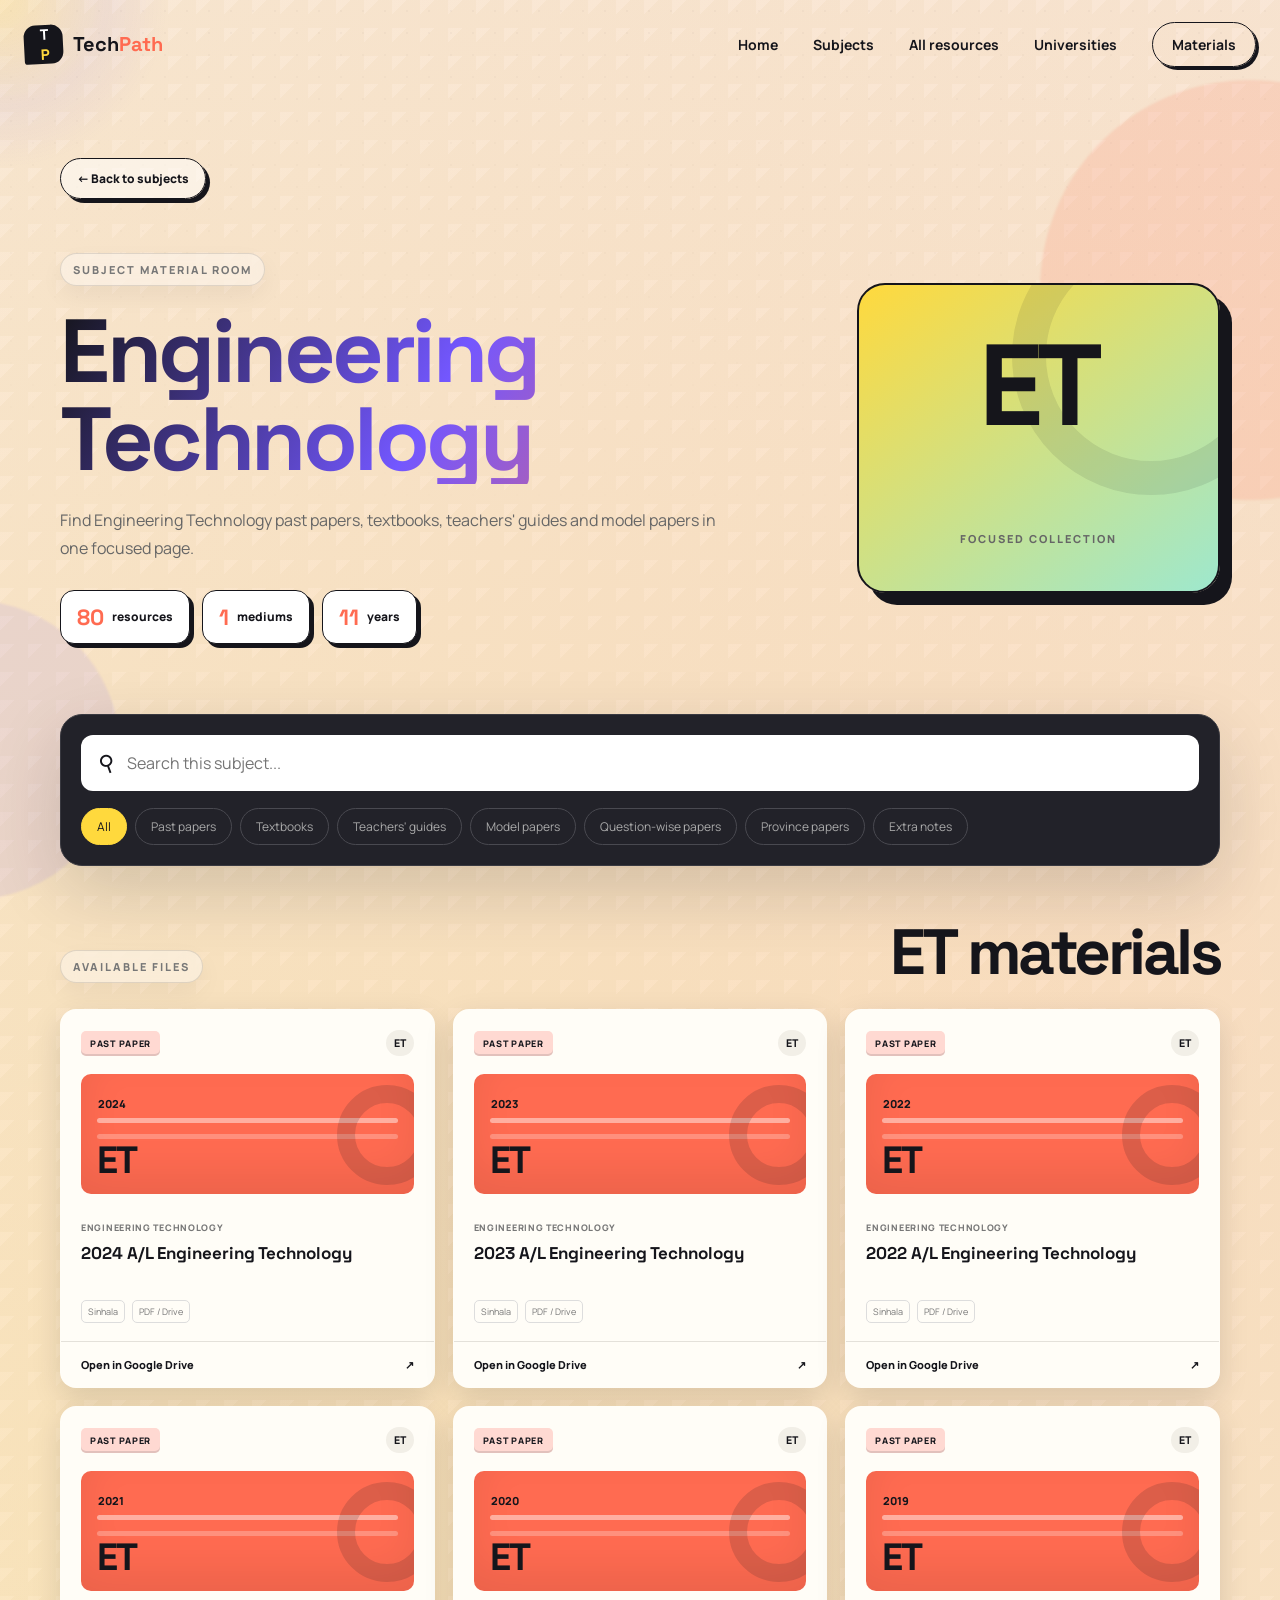
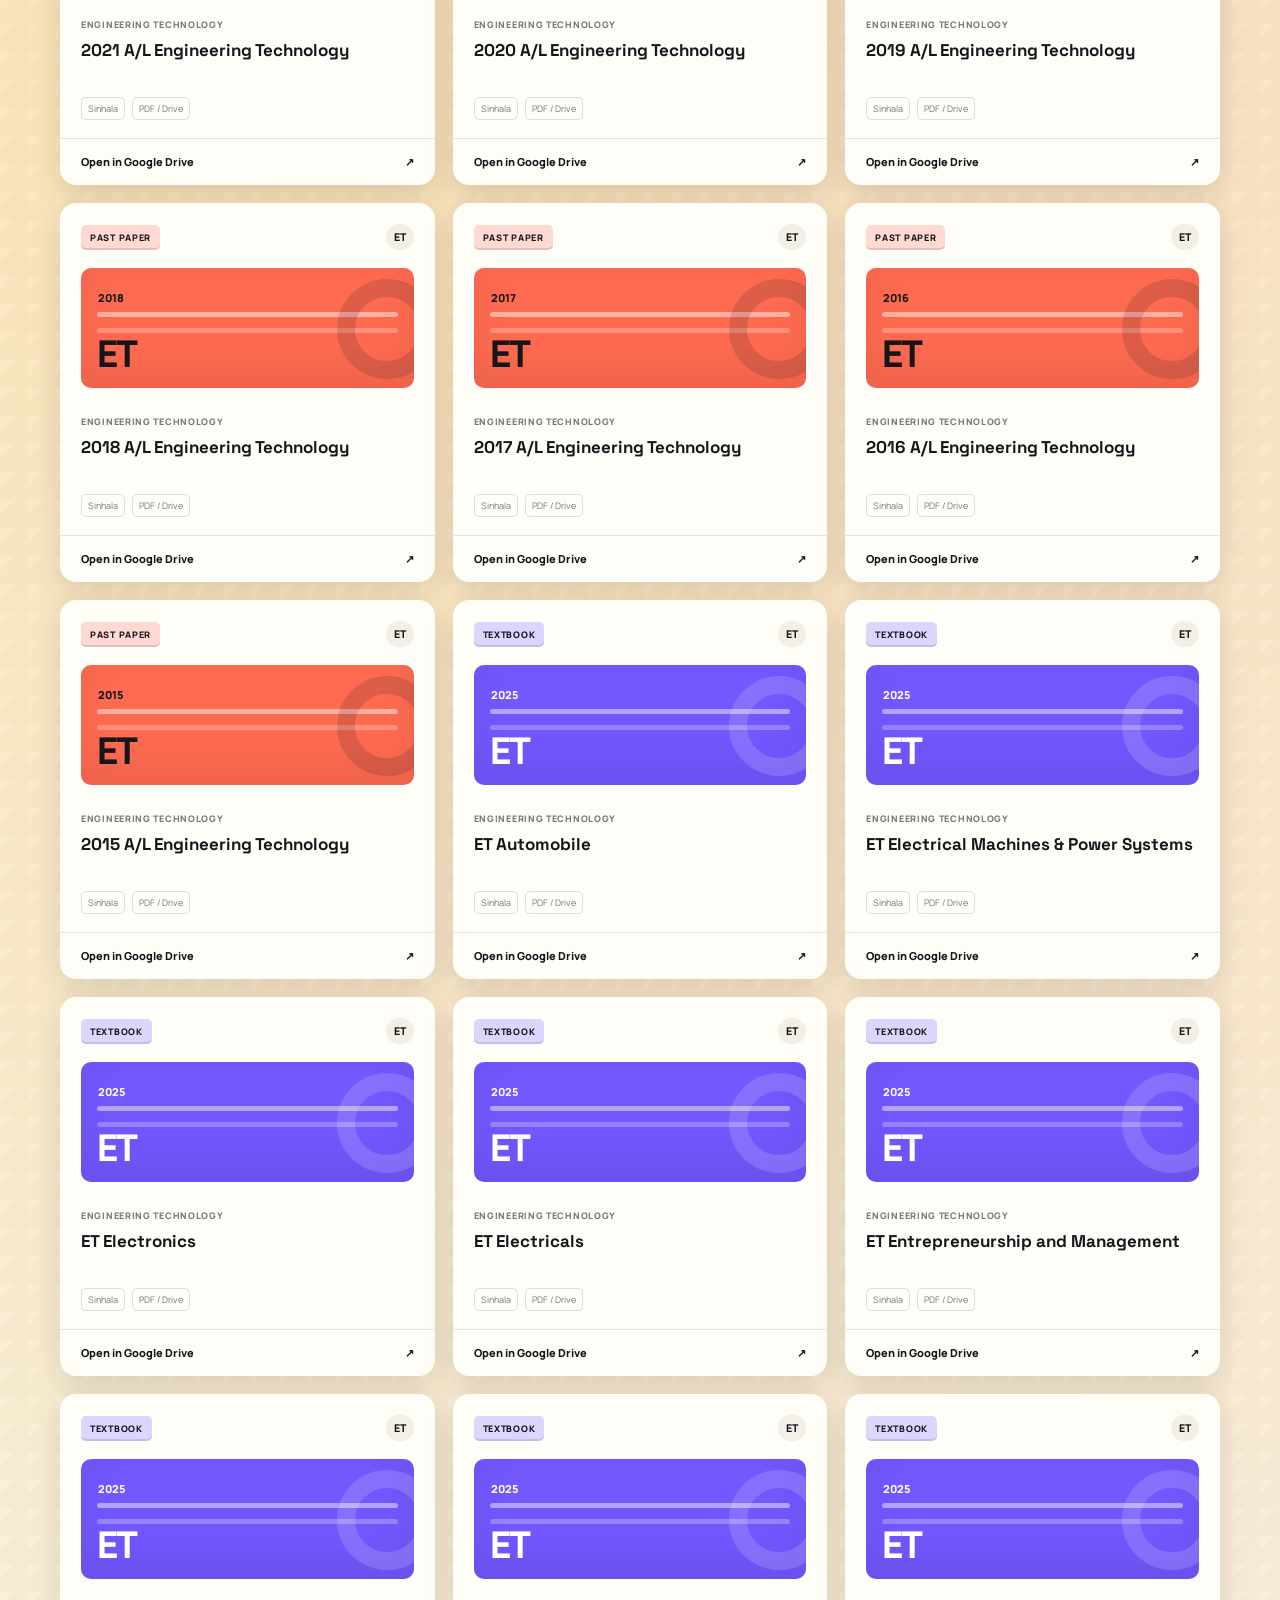
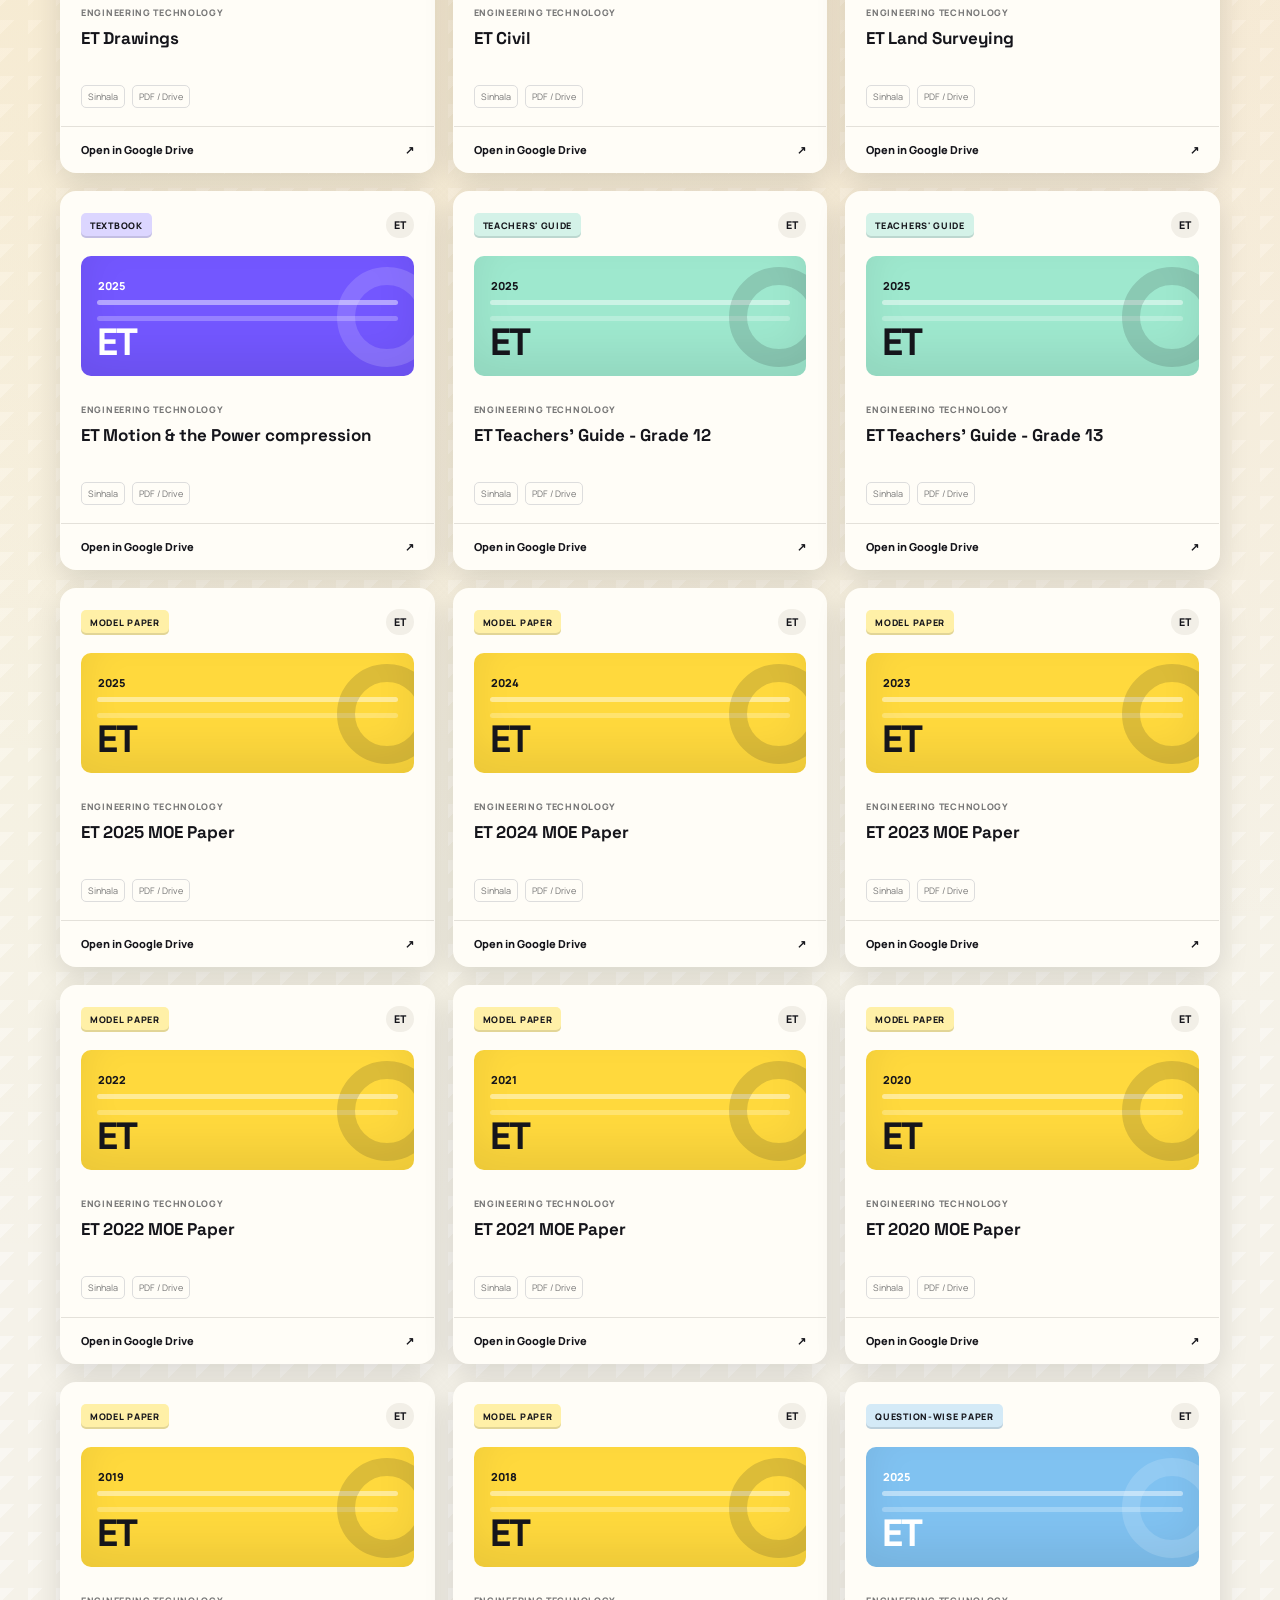
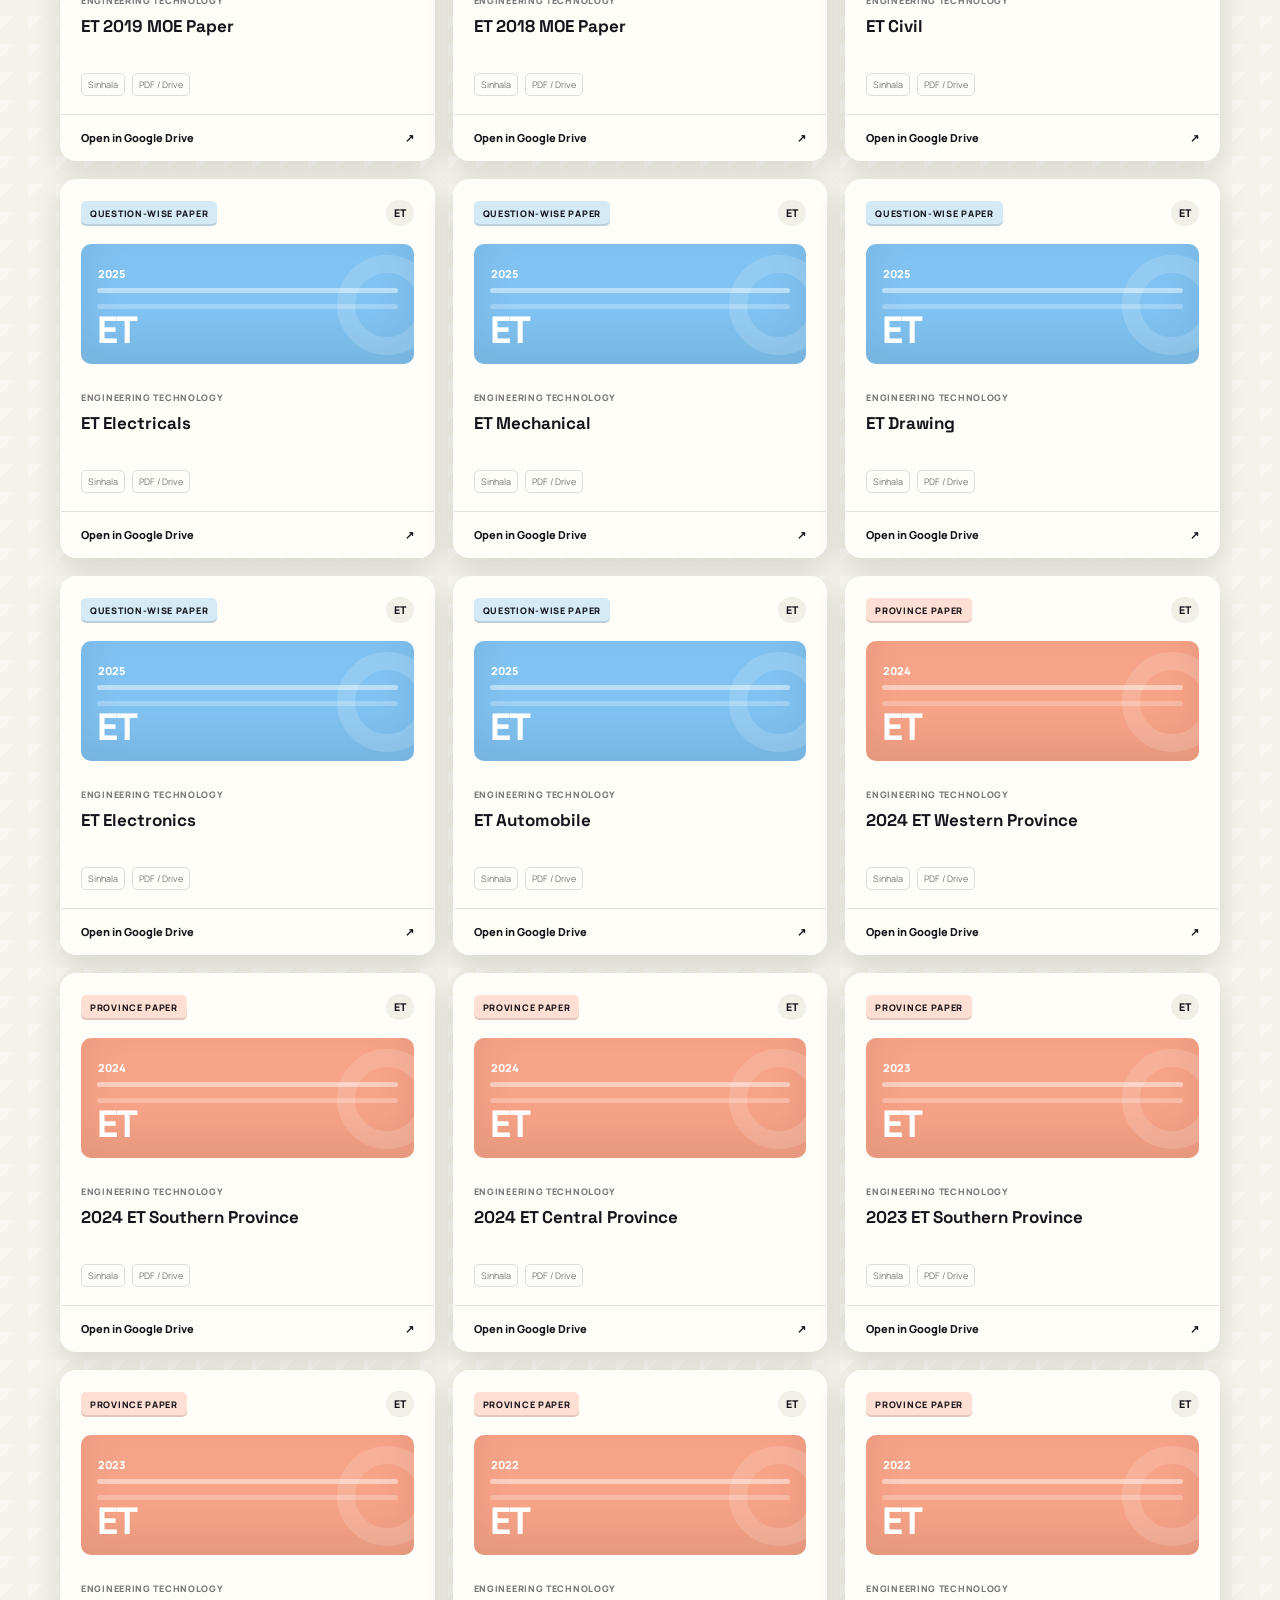
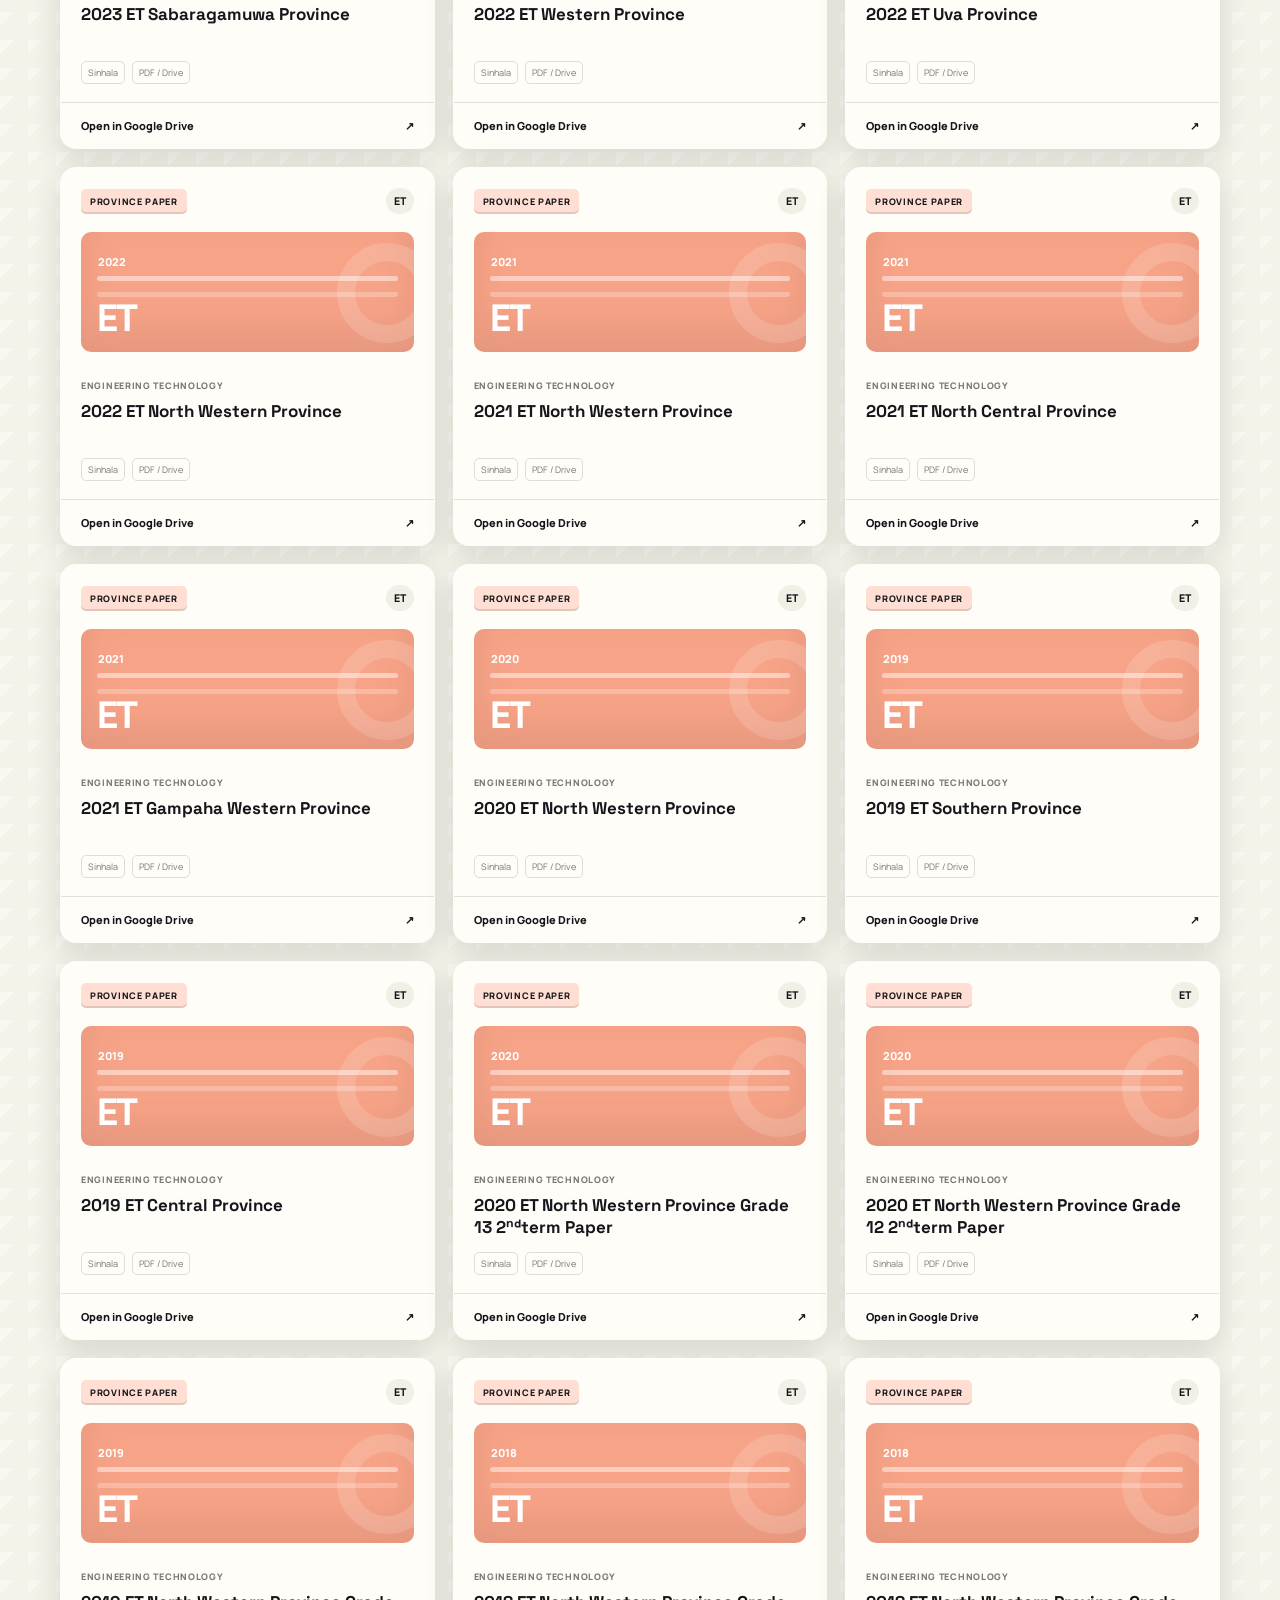
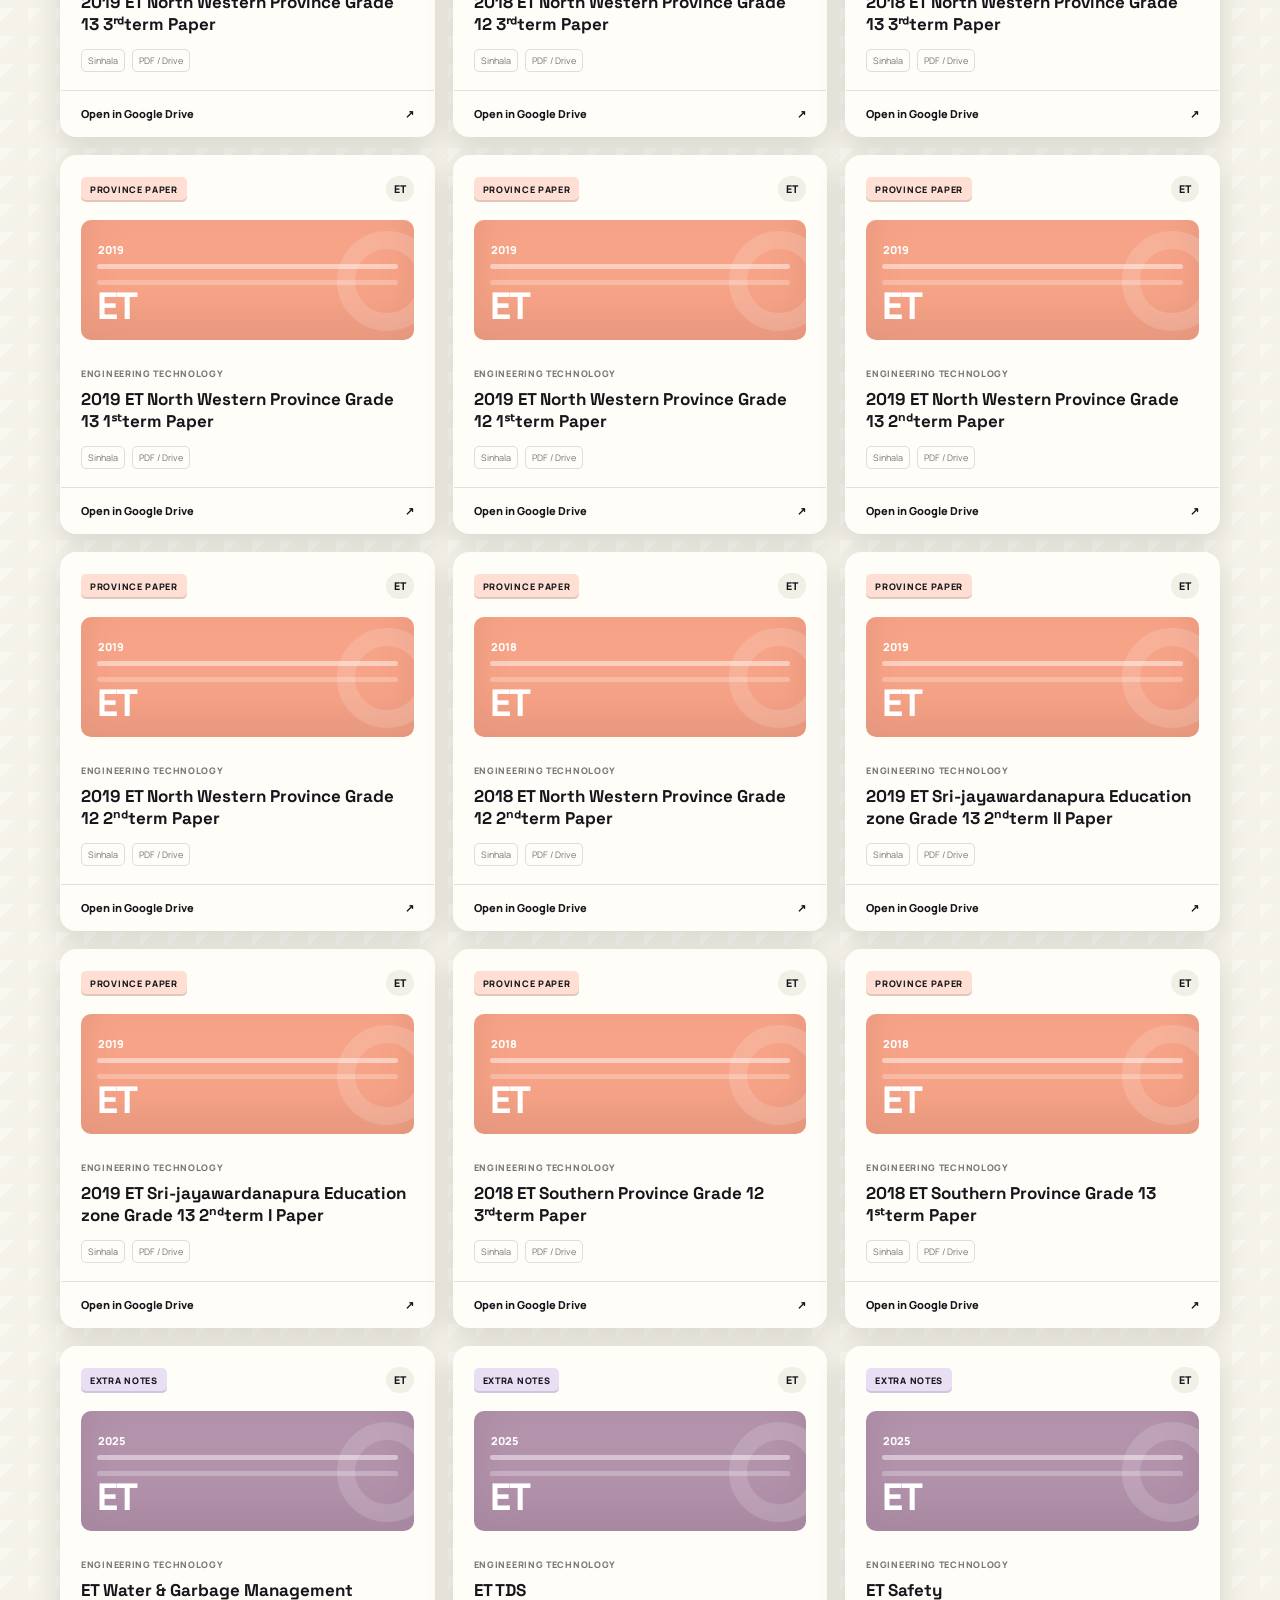
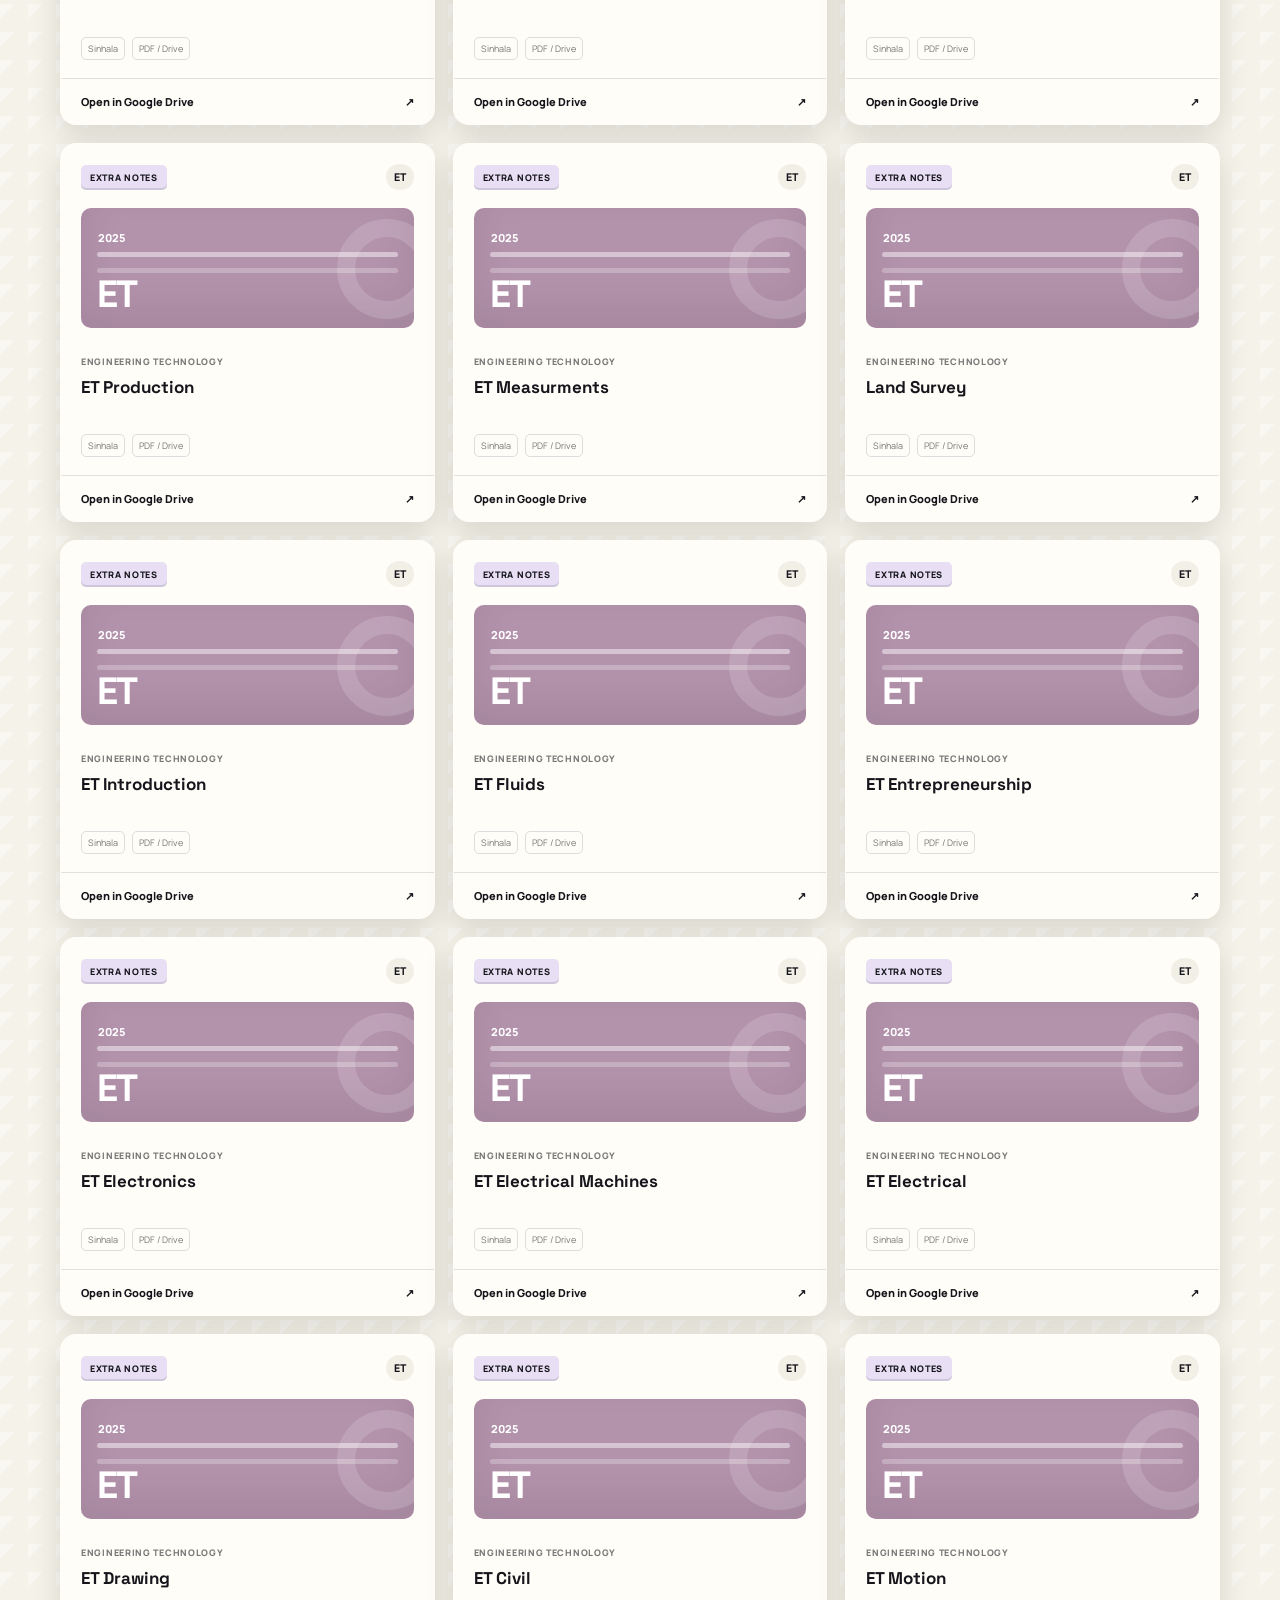
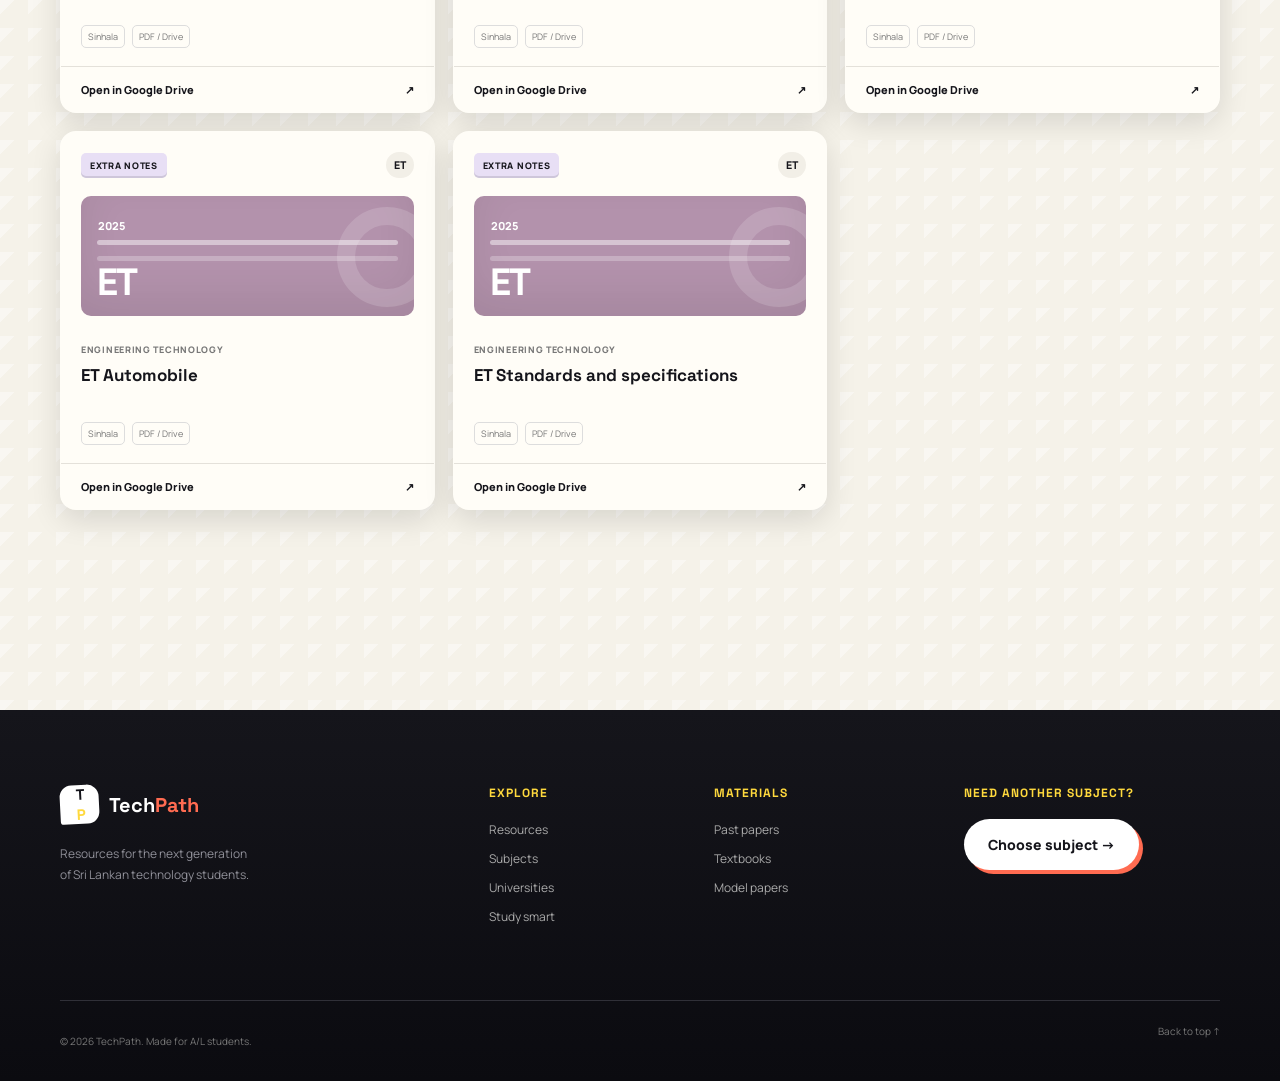
<file: subject.html>
<!DOCTYPE html>
<html lang="en">
<head>
  <meta charset="UTF-8">
  <meta name="viewport" content="width=device-width, initial-scale=1.0">
  <meta name="description" content="Subject related A/L Technology study materials.">
  <title>Subject Materials | TechPath</title>
  <link rel="preconnect" href="https://fonts.googleapis.com">
  <link rel="preconnect" href="https://fonts.gstatic.com" crossorigin>
  <link href="https://fonts.googleapis.com/css2?family=Manrope:wght@400;500;600;700;800&family=Space+Grotesk:wght@500;600;700&display=swap" rel="stylesheet">
  <link rel="stylesheet" href="styles.css">
</head>
<body class="subject-page">
  <div class="scroll-progress" aria-hidden="true"></div>
  <div class="cursor-glow" aria-hidden="true"></div>
  <div class="page-glow glow-one"></div>
  <div class="page-glow glow-two"></div>

  <header class="site-header" id="top">
    <a class="brand" href="index.html" aria-label="TechPath home">
      <span class="brand-mark">T<span>P</span></span>
      <span>Tech<span>Path</span></span>
    </a>
    <button class="menu-toggle" type="button" aria-label="Open navigation" aria-expanded="false">
      <span></span><span></span><span></span>
    </button>
    <nav class="main-nav" aria-label="Main navigation">
      <a href="index.html">Home</a>
      <a href="index.html#subjects">Subjects</a>
      <a href="resources.html">All resources</a>
      <a href="university.html">Universities</a>
      <a class="nav-cta" href="#materials">Materials</a>
    </nav>
  </header>

  <main>
    <section class="subject-hero section-wrap">
      <a class="back-link" href="index.html#subjects">&#8592; Back to subjects</a>
      <div class="subject-hero-grid">
        <div class="reveal">
          <p class="overline">Subject material room</p>
          <h1 id="subjectTitle">Subject Materials</h1>
          <p id="subjectIntro">All related papers, textbooks, teachers' guides and model papers for this subject.</p>
          <div class="subject-stats">
            <span><b id="subjectCount">0</b> resources</span>
            <span><b id="subjectMediums">0</b> mediums</span>
            <span><b id="subjectYears">0</b> years</span>
          </div>
        </div>
        <div class="subject-badge reveal">
          <span id="subjectCodeLarge">TP</span>
          <p>Focused collection</p>
        </div>
      </div>
    </section>

    <section class="subject-materials section-wrap" id="materials">
      <div class="subject-controls reveal">
        <label class="search-box">
          <span aria-hidden="true">&#9906;</span>
          <input id="subjectSearch" type="search" placeholder="Search this subject..." aria-label="Search subject materials">
        </label>
        <div class="filter-row" id="subjectTypeFilters">
          <button class="filter active" data-type="All">All</button>
          <button class="filter" data-type="Past Paper">Past papers</button>
          <button class="filter" data-type="Textbook">Textbooks</button>
          <button class="filter" data-type="Teachers' Guide">Teachers' guides</button>
          <button class="filter" data-type="Model Paper">Model papers</button>
          <button class="filter" data-type="Question-wise Paper">Question-wise papers</button>
          <button class="filter" data-type="Province Paper">Province papers</button>
          <button class="filter" data-type="Extra Notes">Extra notes</button>
        </div>
      </div>

      <div class="subject-section-title reveal">
        <p class="overline">Available files</p>
        <h2 id="materialsHeading">Materials</h2>
      </div>
      <div class="resource-grid" id="subjectResourceGrid"></div>
      <div class="empty-state" id="subjectEmptyState" hidden>
        <span>&#9906;</span>
        <h3>No material found</h3>
        <p>Try another resource type or search word.</p>
      </div>
    </section>
  </main>

  <footer>
    <div class="footer-top section-wrap">
      <div><a class="brand footer-brand" href="index.html"><span class="brand-mark">T<span>P</span></span><span>Tech<span>Path</span></span></a><p>Resources for the next generation<br>of Sri Lankan technology students.</p></div>
      <div class="footer-links"><h4>Explore</h4><a href="resources.html">Resources</a><a href="index.html#subjects">Subjects</a><a href="university.html">Universities</a><a href="index.html#study">Study smart</a></div>
      <div class="footer-links"><h4>Materials</h4><a href="#materials" data-subject-type="Past Paper">Past papers</a><a href="#materials" data-subject-type="Textbook">Textbooks</a><a href="#materials" data-subject-type="Model Paper">Model papers</a></div>
      <div class="footer-cta"><p>Need another subject?</p><a class="button primary" href="index.html#subjects">Choose subject &#8594;</a></div>
    </div>
    <div class="footer-bottom section-wrap">
      <p>&copy; <span id="year"></span> TechPath. Made for A/L students.</p>
      <a href="#top">Back to top &#8593;</a>
    </div>
  </footer>

  <script src="resources.js"></script>
  <script src="subject.js"></script>
</body>
</html>
</file>
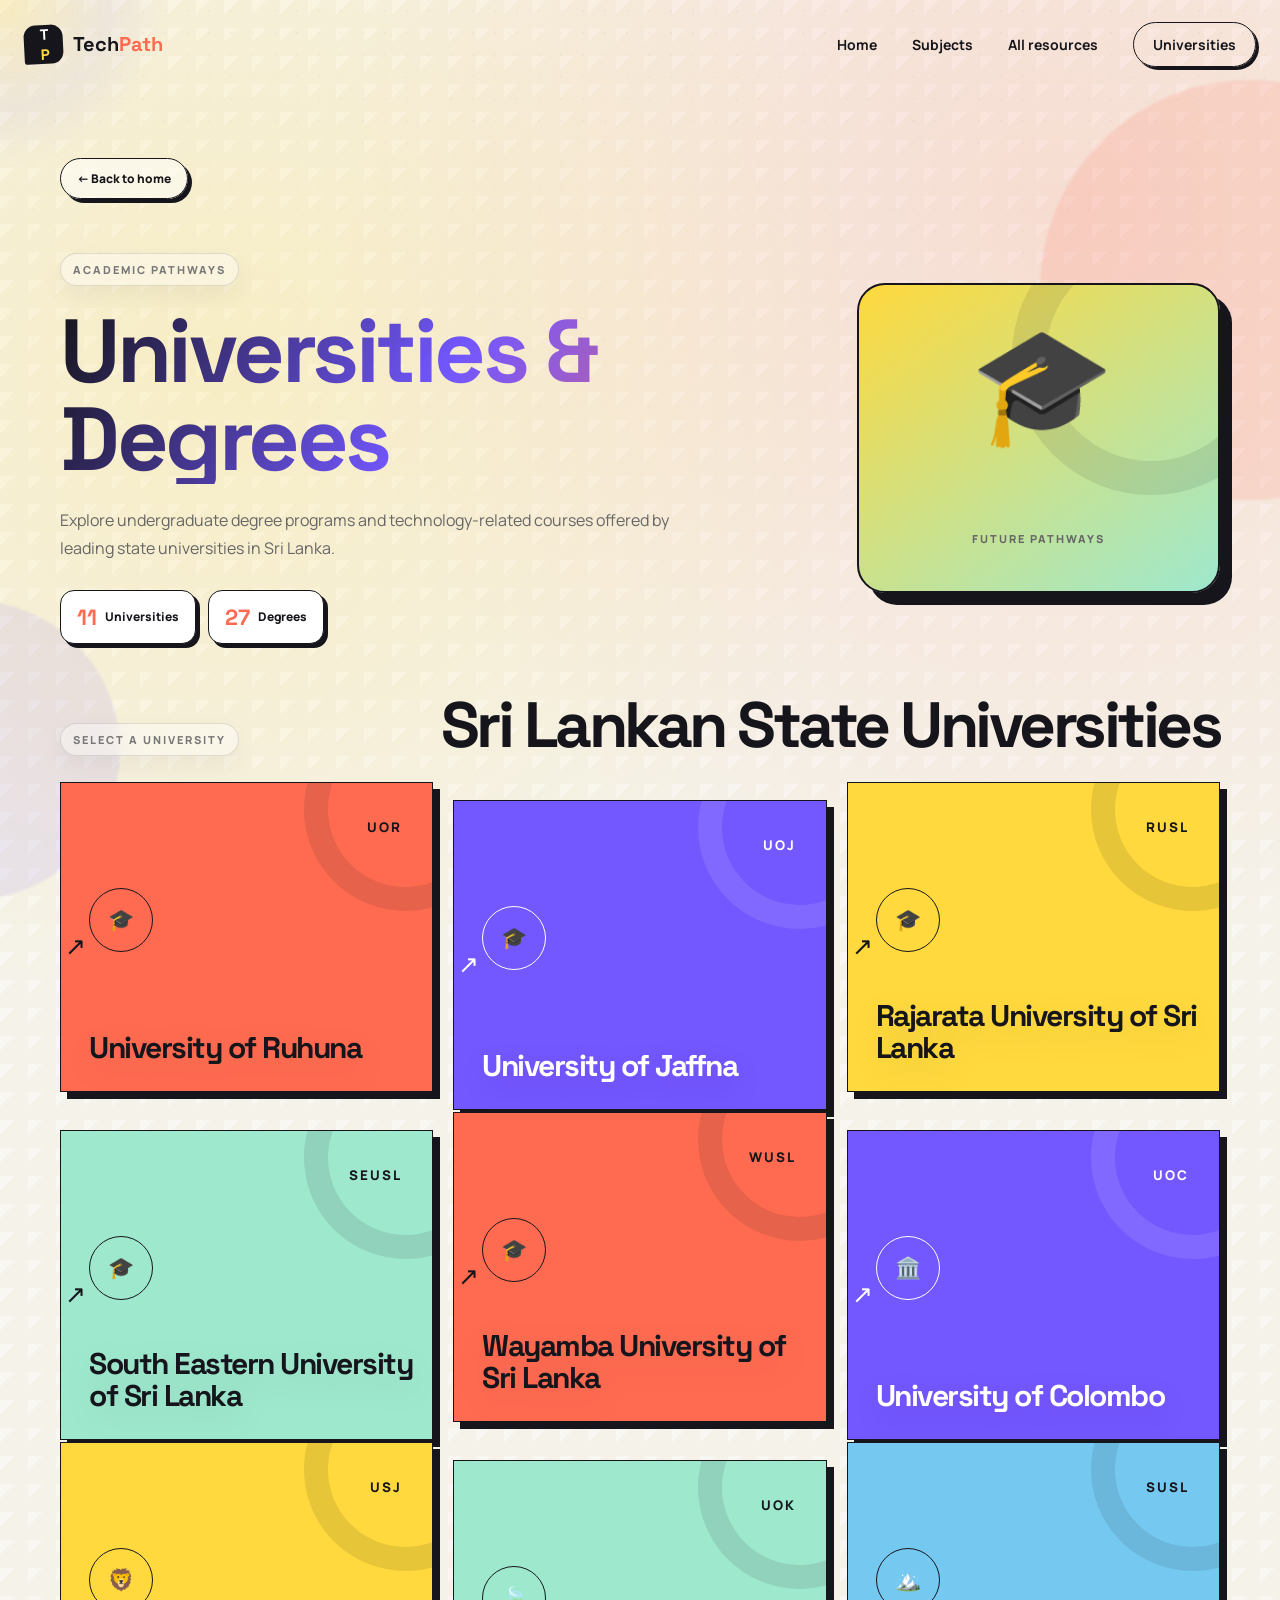
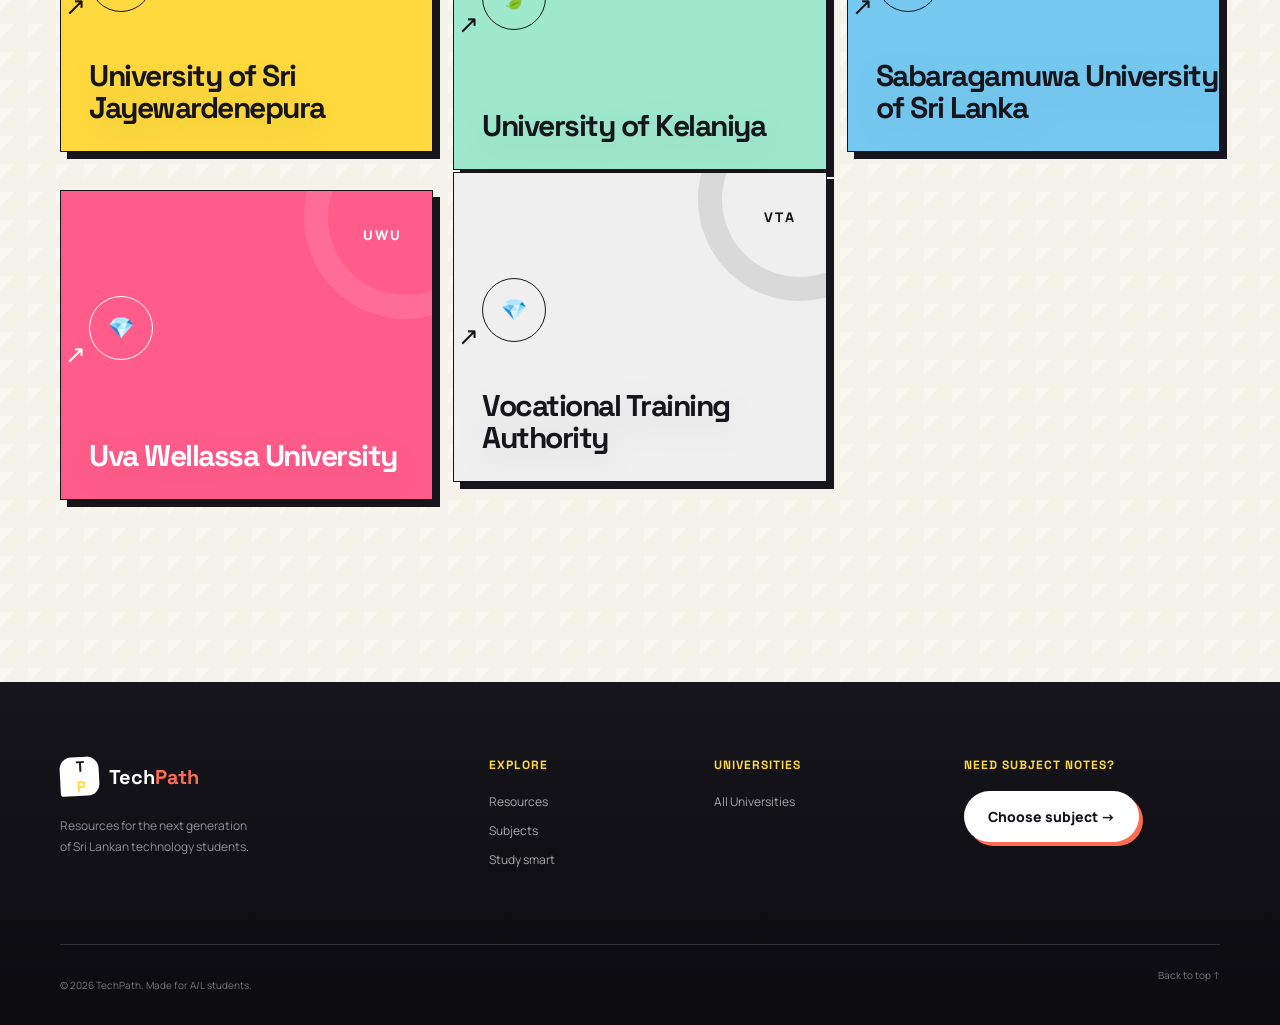
<file: university.html>
<!DOCTYPE html>
<html lang="en">
<head>
  <meta charset="UTF-8">
  <meta name="viewport" content="width=device-width, initial-scale=1.0">
  <meta name="description" content="Explore universities and degree courses in Sri Lanka for Technology stream students.">
  <title>Universities & Degrees | TechPath</title>
  <link rel="preconnect" href="https://fonts.googleapis.com">
  <link rel="preconnect" href="https://fonts.gstatic.com" crossorigin>
  <link href="https://fonts.googleapis.com/css2?family=Manrope:wght@400;500;600;700;800&family=Space+Grotesk:wght@500;600;700&display=swap" rel="stylesheet">
  <link rel="stylesheet" href="styles.css">
</head>
<body class="subject-page university-page">
  <div class="scroll-progress" aria-hidden="true"></div>
  <div class="cursor-glow" aria-hidden="true"></div>
  <div class="page-glow glow-one"></div>
  <div class="page-glow glow-two"></div>

  <header class="site-header" id="top">
    <a class="brand" href="index.html" aria-label="TechPath home">
      <span class="brand-mark">T<span>P</span></span>
      <span>Tech<span>Path</span></span>
    </a>
    <button class="menu-toggle" type="button" aria-label="Open navigation" aria-expanded="false">
      <span></span><span></span><span></span>
    </button>
    <nav class="main-nav" aria-label="Main navigation">
      <a href="index.html">Home</a>
      <a href="index.html#subjects">Subjects</a>
      <a href="resources.html">All resources</a>
      <a class="nav-cta" href="university.html">Universities</a>
    </nav>
  </header>

  <main>
    <!-- University List View -->
    <div id="listView">
      <section class="subject-hero section-wrap">
        <a class="back-link" href="index.html#subjects">&#8592; Back to home</a>
        <div class="subject-hero-grid">
          <div class="reveal">
            <p class="overline">Academic pathways</p>
            <h1>Universities & Degrees</h1>
            <p>Explore undergraduate degree programs and technology-related courses offered by leading state universities in Sri Lanka.</p>
            <div class="subject-stats">
              <span><b id="totalUnisCount">0</b> Universities</span>
              <span><b id="totalCoursesCount">0</b> Degrees</span>
            </div>
          </div>
          <div class="subject-badge reveal">
            <span>🎓</span>
            <p>Future Pathways</p>
          </div>
        </div>
      </section>

      <section class="subject-materials section-wrap" style="padding-top: 0;">
        <div class="subject-section-title reveal">
          <p class="overline">Select a university</p>
          <h2>Sri Lankan State Universities</h2>
        </div>
        <div class="subject-grid" id="universityGrid">
          <!-- Dynamically populated -->
        </div>
      </section>
    </div>

    <!-- University Detail View -->
    <div id="detailView" hidden>
      <section class="subject-hero section-wrap">
        <a class="back-link" href="university.html" id="backToUnisLink">&#8592; Back to universities</a>
        <div class="subject-hero-grid">
          <div class="reveal">
            <p class="overline">University profile</p>
            <h1 id="uniName">University Name</h1>
            <p id="uniIntro">University introduction text goes here.</p>
            <div class="subject-stats">
              <span><b id="uniCourseCount">0</b> Courses Offered</span>
              <span><b>State</b> Institution</span>
              <a id="uniWebsite" href="#" target="_blank" rel="noopener noreferrer" class="uni-website-btn" hidden>Visit Official Website <span>&#8599;</span></a>
            </div>
          </div>
          <div class="subject-badge reveal" id="uniLogoBadge">
            <span id="uniLogo">🏛️</span>
            <p id="uniCode">UOM</p>
          </div>
        </div>
      </section>

      <section class="subject-materials section-wrap" id="coursesSection">
        <div class="subject-section-title reveal">
          <p class="overline">Available pathways</p>
          <h2>Offered Degree Courses</h2>
        </div>
        <div class="resource-grid" id="courseGrid">
          <!-- Dynamically populated -->
        </div>
      </section>
    </div>
  </main>

  <footer>
    <div class="footer-top section-wrap">
      <div><a class="brand footer-brand" href="index.html"><span class="brand-mark">T<span>P</span></span><span>Tech<span>Path</span></span></a><p>Resources for the next generation<br>of Sri Lankan technology students.</p></div>
      <div class="footer-links"><h4>Explore</h4><a href="resources.html">Resources</a><a href="index.html#subjects">Subjects</a><a href="index.html#study">Study smart</a></div>
      <div class="footer-links"><h4>Universities</h4><a href="university.html">All Universities</a></div>
      <div class="footer-cta"><p>Need subject notes?</p><a class="button primary" href="index.html#subjects">Choose subject &#8594;</a></div>
    </div>
    <div class="footer-bottom section-wrap">
      <p>&copy; <span id="year"></span> TechPath. Made for A/L students.</p>
      <a href="#top">Back to top &#8593;</a>
    </div>
  </footer>

  <script src="resources.js"></script>
  <script src="university.js"></script>
</body>
</html>
</file>
<file: styles.css>
:root {
  --ink: #15151b;
  --cream: #f5f2e9;
  --paper: #fffdf7;
  --coral: #ff6b51;
  --purple: #7357ff;
  --yellow: #ffd93d;
  --mint: #9ee8ce;
  --line: rgba(21, 21, 27, 0.14);
  --shadow: 0 18px 55px rgba(26, 24, 48, 0.12);
}
.scroll-progress {
  position: fixed;
  z-index: 100;
  left: 0;
  top: 0;
  width: 100%;
  height: 4px;
  background: linear-gradient(
    90deg,
    var(--coral),
    var(--yellow),
    var(--purple)
  );
  transform: scaleX(0);
  transform-origin: left;
  will-change: transform;
}
.cursor-glow {
  position: fixed;
  z-index: 0;
  left: -170px;
  top: -170px;
  width: 340px;
  height: 340px;
  border-radius: 50%;
  background: radial-gradient(
    circle,
    rgba(255, 217, 61, 0.18),
    rgba(115, 87, 255, 0.06) 45%,
    transparent 70%
  );
  pointer-events: none;
  will-change: transform;
}
.site-header,
.hero,
main,
footer {
  position: relative;
  z-index: 1;
}
* {
  box-sizing: border-box;
}
html {
  scroll-behavior: smooth;
  overflow-x: hidden;
  width: 100%;
  max-width: 100%;
}
body {
  margin: 0;
  color: var(--ink);
  background: var(--cream);
  font-family: Manrope, Arial, sans-serif;
  overflow-x: hidden;
  width: 100%;
  max-width: 100%;
  position: relative;
}
button,
input,
select {
  font: inherit;
}
a {
  color: inherit;
  text-decoration: none;
}
.section-wrap {
  width: min(1160px, calc(100% - 48px));
  margin-inline: auto;
}
.page-glow {
  position: absolute;
  border-radius: 50%;
  filter: blur(1px);
  pointer-events: none;
}
.glow-one {
  width: 420px;
  height: 420px;
  right: -180px;
  top: 80px;
  background: rgba(255, 107, 81, 0.14);
}
.glow-two {
  width: 300px;
  height: 300px;
  left: -180px;
  top: 600px;
  background: rgba(115, 87, 255, 0.1);
}
.site-header {
  position: sticky;
  top: 0;
  width: 100%;
  height: 88px;
  margin: 0;
  display: flex;
  align-items: center;
  justify-content: space-between;
  z-index: 20;
  padding-inline: max(24px, calc((100% - 1240px) / 2));
  background: transparent;
  transition: background 0.3s, border-color 0.3s, box-shadow 0.3s, height 0.3s, padding-inline 0.3s;
}
body.scrolled .site-header {
  background: rgba(245, 242, 233, 0.85);
  backdrop-filter: blur(12px);
  -webkit-backdrop-filter: blur(12px);
  border-bottom: 1.5px solid rgba(21, 21, 27, 0.08);
  box-shadow: 0 8px 30px rgba(21, 21, 27, 0.03);
  height: 72px;
}
.brand {
  display: flex;
  align-items: center;
  gap: 10px;
  font-family: "Space Grotesk";
  font-size: 20px;
  font-weight: 700;
}
.brand > span:last-child > span {
  color: var(--coral);
}
.brand-mark {
  width: 39px;
  height: 39px;
  border-radius: 12px 12px 12px 3px;
  background: var(--ink);
  color: white;
  display: grid;
  place-items: center;
  font-size: 15px;
  letter-spacing: -2px;
  transform: rotate(-3deg);
}
.brand-mark span {
  color: var(--yellow);
}
.main-nav {
  display: flex;
  align-items: center;
  gap: 35px;
  font-size: 14px;
  font-weight: 700;
}
.main-nav > a:not(.nav-cta) {
  position: relative;
}
.main-nav > a:not(.nav-cta):after {
  content: "";
  position: absolute;
  left: 0;
  bottom: -7px;
  width: 0;
  height: 2px;
  background: var(--coral);
  transition: 0.25s;
}
.main-nav > a:hover:after {
  width: 100%;
}
.nav-cta {
  padding: 12px 19px;
  border: 1.5px solid var(--ink);
  border-radius: 100px;
  box-shadow: 3px 3px 0 var(--ink);
  transition: 0.2s;
}
.nav-cta:hover {
  transform: translate(2px, 2px);
  box-shadow: 1px 1px 0 var(--ink);
}
.menu-toggle {
  display: none;
  border: 0;
  background: none;
  padding: 8px;
}
.menu-toggle span {
  display: block;
  width: 25px;
  height: 2px;
  background: var(--ink);
  margin: 5px;
}
.hero {
  min-height: 650px;
  display: grid;
  grid-template-columns: 1.02fr 0.98fr;
  align-items: center;
  padding-block: 55px 90px;
  position: relative;
}
.eyebrow,
.overline {
  text-transform: uppercase;
  letter-spacing: 2px;
  font-size: 11px;
  font-weight: 800;
}
.eyebrow {
  display: flex;
  align-items: center;
  gap: 10px;
}
.eyebrow span {
  width: 28px;
  height: 8px;
  background: var(--coral);
  border-radius: 20px;
  transform: rotate(-4deg);
}
h1,
h2 {
  font-family: "Space Grotesk";
  letter-spacing: -3.5px;
  line-height: 0.98;
  margin: 22px 0;
}
h1 {
  font-size: clamp(56px, 6.5vw, 88px);
}
h1 em,
h2 em {
  font-style: normal;
  color: var(--coral);
  position: relative;
}
h1 em:after {
  content: "";
  position: absolute;
  height: 7px;
  background: var(--yellow);
  bottom: 1px;
  left: 3px;
  right: 0;
  z-index: -1;
  transform: rotate(-2deg);
  border-radius: 50%;
}
.hero-copy > p {
  font-size: 17px;
  line-height: 1.75;
  max-width: 550px;
  color: #5e5d64;
}
.hero-actions {
  display: flex;
  gap: 13px;
  margin-top: 30px;
}
.button {
  display: inline-flex;
  align-items: center;
  justify-content: center;
  gap: 14px;
  border-radius: 100px;
  padding: 16px 24px;
  font-size: 14px;
  font-weight: 800;
  transition: 0.2s;
}
.button.primary {
  background: var(--ink);
  color: white;
  box-shadow: 5px 5px 0 var(--coral);
}
.button.primary:hover {
  transform: translate(3px, 3px);
  box-shadow: 2px 2px 0 var(--coral);
}
.button.secondary {
  border: 1.5px solid var(--ink);
}
.button.secondary:hover {
  background: white;
}
.hero-proof {
  display: flex;
  align-items: center;
  gap: 14px;
  margin-top: 42px;
}
.student-faces {
  display: flex;
}
.student-faces span {
  width: 40px;
  height: 40px;
  margin-left: -8px;
  border: 3px solid var(--cream);
  border-radius: 50%;
  display: grid;
  place-items: center;
  font-size: 8px;
  font-weight: 800;
}
.student-faces span:first-child {
  margin-left: 0;
  background: var(--coral);
}
.student-faces span:nth-child(2) {
  background: var(--purple);
  color: white;
}
.student-faces span:nth-child(3) {
  background: var(--yellow);
}
.hero-proof p {
  font-size: 12px;
  line-height: 1.45;
  color: #666;
  margin: 0;
}
.hero-proof strong {
  color: var(--ink);
}
.hero-visual {
  height: 530px;
  position: relative;
  display: grid;
  place-items: center;
}
.hero-visual:before {
  content: "";
  position: absolute;
  width: 410px;
  height: 410px;
  background: var(--yellow);
  border-radius: 50%;
  transform: translate(30px, 5px);
}
.main-card {
  position: relative;
  width: 330px;
  height: 430px;
  border: 2px solid var(--ink);
  border-radius: 22px;
  background: var(--paper);
  padding: 27px;
  transform: rotate(5deg);
  box-shadow: 12px 14px 0 var(--ink);
  z-index: 2;
  overflow: hidden;
}
.main-card:after {
  content: "";
  position: absolute;
  width: 160px;
  height: 160px;
  border: 27px solid var(--purple);
  border-radius: 50%;
  right: -75px;
  bottom: -60px;
}
.mini-nav {
  display: flex;
  align-items: center;
  gap: 12px;
}
.mini-nav span:not(.mini-logo) {
  height: 3px;
  width: 34px;
  background: #ddd;
}
.mini-logo {
  width: 32px;
  height: 32px;
  background: var(--ink);
  color: white;
  display: grid;
  place-items: center;
  border-radius: 9px;
  font-size: 9px;
  font-weight: 800;
}
.mini-label {
  font-size: 8px;
  letter-spacing: 2px;
  font-weight: 800;
  margin-top: 60px;
}
.main-card h3 {
  font: 700 48px/1 "Space Grotesk";
  letter-spacing: -3px;
  margin: 10px 0 25px;
}
.main-card h3 span {
  color: var(--purple);
}
.mini-search {
  border: 1.5px solid var(--ink);
  border-radius: 50px;
  padding: 12px 14px;
  font-size: 9px;
  display: flex;
  justify-content: space-between;
}
.mini-search b {
  width: 20px;
  height: 20px;
  background: var(--coral);
  display: grid;
  place-items: center;
  border-radius: 50%;
  margin: -5px;
}
.mini-grid {
  display: grid;
  grid-template-columns: repeat(3, 1fr);
  gap: 7px;
  margin-top: 20px;
}
.mini-grid i {
  height: 58px;
  border-radius: 8px;
  background: var(--coral);
}
.mini-grid i:nth-child(2) {
  background: var(--purple);
}
.mini-grid i:nth-child(3) {
  background: var(--yellow);
}
.floating-chip {
  position: absolute;
  z-index: 4;
  background: white;
  border: 1.5px solid var(--ink);
  padding: 13px 18px;
  box-shadow: 5px 5px 0 var(--ink);
  display: flex;
  flex-direction: column;
  transform: rotate(-5deg);
}
.floating-chip b {
  font: 700 16px "Space Grotesk";
}
.floating-chip span {
  font-size: 9px;
  text-transform: uppercase;
  letter-spacing: 1px;
  margin-top: 3px;
}
.chip-one {
  left: 12px;
  top: 105px;
}
.chip-two {
  right: -8px;
  bottom: 85px;
  transform: rotate(7deg);
  background: var(--mint);
}
.floating-icon {
  position: absolute;
  z-index: 4;
  right: 34px;
  top: 65px;
  width: 57px;
  height: 57px;
  background: var(--coral);
  border: 2px solid var(--ink);
  border-radius: 50%;
  display: grid;
  place-items: center;
  font-size: 25px;
  transform: rotate(10deg);
  box-shadow: 4px 4px 0 var(--ink);
}
.orbit {
  position: absolute;
  border: 2px dashed rgba(21, 21, 27, 0.25);
  border-radius: 50%;
}
.orbit-one {
  width: 520px;
  height: 250px;
  transform: rotate(-20deg);
}
.orbit-two {
  width: 300px;
  height: 515px;
  transform: rotate(55deg);
}
.ticker {
  background: var(--ink);
  color: white;
  overflow: hidden;
  transform: rotate(-1deg);
  width: 102%;
  margin-left: -1%;
  padding: 15px 0;
}
.ticker-track {
  width: max-content;
  display: flex;
  gap: 28px;
  align-items: center;
  animation: ticker 28s linear infinite;
  font: 700 14px "Space Grotesk";
  letter-spacing: 2px;
}
.ticker b {
  color: var(--yellow);
  font-size: 21px;
}
@keyframes ticker {
  to {
    transform: translateX(-50%);
  }
}
.subjects {
  padding-block: 130px;
}
.section-heading {
  display: grid;
  grid-template-columns: 0.65fr 1.35fr 0.7fr;
  gap: 35px;
  align-items: end;
  margin-bottom: 55px;
}
.section-number {
  display: inline-grid;
  place-items: center;
  width: 42px;
  height: 42px;
  background: var(--yellow);
  border: 1.5px solid var(--ink);
  border-radius: 50%;
  font: 700 12px "Space Grotesk";
  box-shadow: 3px 3px 0 var(--ink);
}
.overline {
  margin: 20px 0 0;
  color: #777;
}
.section-heading h2,
.resource-heading h2,
.study h2 {
  font-size: clamp(43px, 5vw, 67px);
  margin: 0;
}
.section-heading > p {
  font-size: 13px;
  line-height: 1.7;
  color: #666;
  margin: 0;
}
.subject-grid {
  display: grid;
  grid-template-columns: repeat(3, 1fr);
  gap: 20px;
}
.subject-card {
  border: 1.5px solid var(--ink);
  min-height: 310px;
  padding: 28px;
  text-align: left;
  color: var(--ink);
  position: relative;
  overflow: hidden;
  cursor: pointer;
  box-shadow: 7px 7px 0 var(--ink);
  transition: 0.25s;
}
.subject-card:hover {
  transform: translateY(-8px) rotate(-1deg);
  box-shadow: 10px 15px 0 var(--ink);
}
.subject-card.coral {
  background: var(--coral);
}
.subject-card.violet {
  background: var(--purple);
  color: white;
}
.subject-card.yellow {
  background: var(--yellow);
}
.subject-icon {
  display: grid;
  place-items: center;
  width: 64px;
  height: 64px;
  border: 1.5px solid currentColor;
  border-radius: 50%;
  font: 700 21px "Space Grotesk";
}
.subject-card small {
  position: absolute;
  top: 35px;
  right: 30px;
  font-weight: 800;
  letter-spacing: 2px;
}
.subject-card h3 {
  font: 700 30px/1.05 "Space Grotesk";
  letter-spacing: -1.5px;
  position: absolute;
  bottom: 28px;
  margin: 0;
}
.card-arrow {
  position: absolute;
  right: 24px;
  bottom: 24px;
  font-size: 25px;
}
.subject-card.mint {
  background: var(--mint);
}
.subject-card.sky {
  background: #75c9f1;
}
.subject-card.pink {
  background: #ff5c8a;
  color: white;
}
.subject-card:before {
  content: "";
  position: absolute;
  width: 155px;
  height: 155px;
  right: -75px;
  top: -75px;
  border: 24px solid currentColor;
  border-radius: 50%;
  opacity: 0.1;
  transition: transform 0.55s cubic-bezier(0.2, 0.8, 0.2, 1);
}
.subject-card:after {
  content: "";
  position: absolute;
  inset: 0;
  background: linear-gradient(
    115deg,
    transparent 25%,
    rgba(255, 255, 255, 0.3) 48%,
    transparent 70%
  );
  transform: translateX(-130%);
  transition: transform 0.7s;
}
.subject-card:hover:before {
  transform: scale(1.25) rotate(25deg);
}
.subject-card:hover:after {
  transform: translateX(130%);
}
.subject-icon,
.card-arrow {
  position: relative;
  z-index: 1;
  transition: transform 0.35s;
}
.subject-card:hover .subject-icon {
  transform: rotate(10deg) scale(1.08);
}
.subject-card:hover .card-arrow {
  transform: translate(4px, -4px);
}
.resource-section {
  background: var(--ink);
  color: white;
  padding: 115px 0 130px;
}
.resource-heading {
  display: grid;
  grid-template-columns: 0.65fr 2.05fr;
  margin-bottom: 50px;
}
.section-number.light {
  background: white;
  color: var(--ink);
  box-shadow: 3px 3px 0 var(--coral);
}
.resource-toolbar {
  background: #222229;
  border: 1px solid #393940;
  padding: 20px;
  border-radius: 18px;
}
.search-box {
  display: flex;
  align-items: center;
  gap: 12px;
  background: white;
  color: var(--ink);
  border-radius: 12px;
  padding: 0 18px;
  margin-bottom: 17px;
}
.search-box span {
  font-size: 22px;
  transform: rotate(-20deg);
}
.search-box input {
  width: 100%;
  border: 0;
  outline: 0;
  padding: 17px 0;
  background: transparent;
}
.filter-row {
  display: flex;
  gap: 8px;
  flex-wrap: wrap;
}
.filter {
  background: transparent;
  color: #aaa;
  border: 1px solid #494950;
  border-radius: 100px;
  padding: 9px 15px;
  font-size: 12px;
  cursor: pointer;
}
.filter.active,
.filter:hover {
  background: var(--yellow);
  border-color: var(--yellow);
  color: var(--ink);
}
.select-row {
  display: flex;
  gap: 8px;
  margin-top: 12px;
}
.select-row select {
  background: #2e2e36;
  color: white;
  border: 1px solid #494950;
  padding: 10px 32px 10px 12px;
  border-radius: 8px;
  font-size: 12px;
  outline: none;
}
.results-meta {
  display: flex;
  justify-content: space-between;
  align-items: center;
  margin: 28px 0 17px;
  font-size: 12px;
  color: #aaa;
}
.results-meta p {
  margin: 0;
}
.results-meta span {
  color: white;
  font-weight: 800;
}
.results-meta button {
  color: var(--yellow);
  border: 0;
  background: none;
  cursor: pointer;
  font-size: 12px;
}
.resource-grid {
  display: grid;
  grid-template-columns: repeat(3, 1fr);
  gap: 18px;
}
.resource-card {
  background: var(--paper);
  color: var(--ink);
  border-radius: 16px;
  overflow: hidden;
  padding: 20px;
  animation: cardIn 0.4s both;
  animation-delay: var(--delay);
  display: flex;
  flex-direction: column;
}
@keyframes cardIn {
  from {
    opacity: 0;
    transform: translateY(15px);
  }
}
.resource-card-top {
  display: flex;
  justify-content: space-between;
  align-items: center;
}
.resource-type {
  padding: 6px 9px;
  border-radius: 5px;
  font-size: 9px;
  font-weight: 800;
  text-transform: uppercase;
  letter-spacing: 0.7px;
}
.resource-type.paper {
  background: #ffd9d2;
}
.resource-type.book {
  background: #dcd6ff;
}
.resource-type.guide {
  background: #d4f2e8;
}
.resource-type.model {
  background: #fff0a7;
}
.resource-type.degree {
  background: #f8cbf5;
}
.subject-code {
  font: 700 11px "Space Grotesk";
  color: #777;
}
.file-art {
  height: 120px;
  margin: 18px 0;
  border-radius: 10px;
  position: relative;
  overflow: hidden;
  padding: 17px;
}
.file-art.paper {
  background: var(--coral);
}
.file-art.book {
  background: var(--purple);
  color: white;
}
.file-art.guide {
  background: var(--mint);
}
.file-art.model {
  background: var(--yellow);
}
.file-art.degree {
  background: #d05ce3;
  color: white;
}
.file-art span {
  font-size: 11px;
  font-weight: 800;
}
.file-art b {
  position: absolute;
  bottom: 10px;
  left: 16px;
  font: 700 38px "Space Grotesk";
  letter-spacing: -2px;
}
.file-art i {
  position: absolute;
  width: 100px;
  height: 100px;
  border: 18px solid currentColor;
  opacity: 0.15;
  border-radius: 50%;
  right: -23px;
  top: 11px;
}
.resource-body > p {
  font-size: 9px;
  text-transform: uppercase;
  letter-spacing: 0.7px;
  color: #777;
  font-weight: 800;
}
.resource-body h3 {
  font: 700 17px/1.25 "Space Grotesk";
  min-height: 43px;
  margin: 7px 0 14px;
}
.resource-meta {
  display: flex;
  gap: 7px;
}
.resource-meta span {
  font-size: 9px;
  border: 1px solid #ddd;
  border-radius: 5px;
  padding: 4px 6px;
  color: #777;
}
.drive-link {
  border-top: 1px solid #e4e1da;
  margin: 18px -20px -20px;
  padding: 15px 20px;
  display: flex;
  justify-content: space-between;
  font-size: 11px;
  font-weight: 800;
  transition: 0.2s;
}
.drive-link:hover {
  background: var(--yellow);
}
.empty-state {
  text-align: center;
  padding: 70px 20px;
}
.empty-state span {
  font-size: 40px;
}
.empty-state h3 {
  font: 700 24px "Space Grotesk";
}
.empty-state p {
  color: #999;
}
.study {
  padding-block: 130px;
}
.study-panel {
  background: white;
  border: 1.5px solid var(--ink);
  box-shadow: 10px 10px 0 var(--ink);
  display: grid;
  grid-template-columns: 1fr 1fr;
  padding: 60px;
  gap: 80px;
}
.study-copy .overline {
  margin-bottom: 20px;
}
.study-copy > p:last-child {
  color: #6c6b71;
  line-height: 1.7;
  font-size: 14px;
}
.steps article {
  display: grid;
  grid-template-columns: 55px 1fr;
  gap: 20px;
  padding: 22px 0;
  border-bottom: 1px solid var(--line);
}
.steps article:last-child {
  border: 0;
}
.steps article > span {
  width: 50px;
  height: 50px;
  border-radius: 50%;
  background: var(--cream);
  display: grid;
  place-items: center;
  font: 700 11px "Space Grotesk";
}
.steps article:nth-child(2) > span {
  background: var(--purple);
  color: white;
}
.steps article:nth-child(3) > span {
  background: var(--coral);
}
.steps h3 {
  font: 700 20px "Space Grotesk";
  margin: 0 0 7px;
}
.steps p {
  font-size: 12px;
  line-height: 1.6;
  color: #777;
  margin: 0;
}
.quote-band {
  background: var(--yellow);
  padding: 42px 20px;
  text-align: center;
  border-block: 1.5px solid var(--ink);
}
.quote-band p {
  font: 700 clamp(30px, 5vw, 64px) "Space Grotesk";
  letter-spacing: -3px;
  margin: 0;
}
.quote-band em {
  color: var(--purple);
  font-style: normal;
}
footer {
  background: var(--ink);
  color: white;
}
.footer-top {
  display: grid;
  grid-template-columns: 1.5fr 0.7fr 0.8fr 1fr;
  gap: 45px;
  padding-block: 75px;
}
.footer-brand {
  margin-bottom: 20px;
}
.footer-brand .brand-mark {
  background: white;
  color: var(--ink);
}
.footer-top > div:first-child p {
  font-size: 12px;
  color: #8f8f98;
  line-height: 1.7;
}
.footer-links {
  display: flex;
  flex-direction: column;
  gap: 12px;
}
.footer-links h4,
.footer-cta p {
  font: 700 12px "Space Grotesk";
  text-transform: uppercase;
  letter-spacing: 1px;
  color: var(--yellow);
  margin: 0 0 8px;
}
.footer-links a {
  font-size: 12px;
  color: #aaa;
}
.footer-links a:hover {
  color: white;
}
.footer-cta .button {
  margin-top: 10px;
  background: white;
  color: var(--ink);
  box-shadow: 4px 4px 0 var(--coral);
}
.footer-bottom {
  border-top: 1px solid #303038;
  padding-block: 23px;
  display: flex;
  justify-content: space-between;
  color: #777;
  font-size: 10px;
}
.reveal {
  opacity: 0;
  transform: translateY(22px);
  transition: opacity 0.7s, transform 0.7s;
}
.reveal.visible {
  opacity: 1;
  transform: none;
}
.subject-card:nth-child(2) {
  transition-delay: 0.1s;
}
.subject-card:nth-child(3) {
  transition-delay: 0.2s;
}
.subject-card:nth-child(4) {
  transition-delay: 0.1s;
}
.subject-card:nth-child(5) {
  transition-delay: 0.2s;
}

/* Motion and interactive polish */
body.scrolled .site-header {
  background: rgba(245, 242, 233, 0.82);
  backdrop-filter: blur(15px);
  -webkit-backdrop-filter: blur(15px);
  border-bottom: 1px solid rgba(21, 21, 27, 0.08);
}
.site-header {
  position: sticky;
  top: 0;
  transition: background 0.3s, border-color 0.3s;
}
.brand-mark {
  animation: brandBob 4s ease-in-out infinite;
}
.hero-visual:before {
  animation: blobPulse 6s ease-in-out infinite;
}
.main-card {
  animation: cardFloat 5s ease-in-out infinite;
}
.chip-one {
  animation: chipFloatOne 4.2s ease-in-out infinite;
}
.chip-two {
  animation: chipFloatTwo 4.8s ease-in-out infinite;
}
.floating-icon {
  animation: iconBounce 3.6s ease-in-out infinite;
}
.orbit-one {
  animation: orbitSpin 22s linear infinite;
}
.orbit-two {
  animation: orbitSpinReverse 28s linear infinite;
}
.mini-grid i {
  animation: miniPulse 2.4s ease-in-out infinite;
}
.mini-grid i:nth-child(2) {
  animation-delay: 0.25s;
}
.mini-grid i:nth-child(3) {
  animation-delay: 0.5s;
}
.resource-toolbar {
  position: relative;
  overflow: hidden;
  box-shadow: 0 24px 70px rgba(0, 0, 0, 0.25);
}
.resource-toolbar:before {
  content: "";
  position: absolute;
  inset: -2px;
  background: linear-gradient(
    100deg,
    transparent 25%,
    rgba(115, 87, 255, 0.16),
    rgba(255, 217, 61, 0.12),
    transparent 75%
  );
  transform: translateX(-100%);
  animation: toolbarShine 8s ease-in-out infinite;
  pointer-events: none;
}
.resource-toolbar > * {
  position: relative;
}
.resource-card {
  border: 1px solid transparent;
  box-shadow: 0 10px 30px rgba(0, 0, 0, 0.12);
  transition: transform 0.35s cubic-bezier(0.2, 0.8, 0.2, 1), box-shadow 0.35s,
    border-color 0.35s;
}
.resource-card:hover {
  transform: translateY(-9px);
  box-shadow: 0 22px 45px rgba(0, 0, 0, 0.28);
  border-color: var(--yellow);
}
.resource-card:hover .file-art i {
  transform: scale(1.35) rotate(25deg);
}
.resource-card:hover .file-art b {
  transform: translateX(5px);
}
.file-art i,
.file-art b {
  transition: transform 0.4s cubic-bezier(0.2, 0.8, 0.2, 1);
}
.drive-link span {
  transition: transform 0.25s;
}
.drive-link:hover span {
  transform: translate(4px, -4px);
}
.steps article {
  transition: transform 0.3s, background 0.3s, padding 0.3s;
}
.steps article:hover {
  transform: translateX(8px);
  background: linear-gradient(90deg, rgba(255, 217, 61, 0.12), transparent);
  padding-inline: 12px;
}
.steps article > span {
  transition: transform 0.3s, box-shadow 0.3s;
}
.steps article:hover > span {
  transform: rotate(-8deg) scale(1.08);
  box-shadow: 3px 3px 0 var(--ink);
}
.quote-band {
  overflow: hidden;
}
.quote-band p {
  animation: quoteBreath 5s ease-in-out infinite;
}
@keyframes brandBob {
  0%,
  100% {
    transform: rotate(-3deg);
  }
  50% {
    transform: translateY(-3px) rotate(3deg);
  }
}
@keyframes blobPulse {
  0%,
  100% {
    border-radius: 50%;
    transform: translate(30px, 5px) scale(1);
  }
  50% {
    border-radius: 43% 57% 55% 45%;
    transform: translate(30px, 5px) scale(1.06);
  }
}
@keyframes cardFloat {
  0%,
  100% {
    transform: translateY(0) rotate(5deg);
  }
  50% {
    transform: translateY(-12px) rotate(3deg);
  }
}
@keyframes chipFloatOne {
  0%,
  100% {
    transform: translateY(0) rotate(-5deg);
  }
  50% {
    transform: translateY(-10px) rotate(-2deg);
  }
}
@keyframes chipFloatTwo {
  0%,
  100% {
    transform: translateY(0) rotate(7deg);
  }
  50% {
    transform: translateY(9px) rotate(4deg);
  }
}
@keyframes iconBounce {
  0%,
  100% {
    transform: translateY(0) rotate(10deg);
  }
  50% {
    transform: translateY(-12px) rotate(-8deg);
  }
}
@keyframes orbitSpin {
  to {
    transform: rotate(340deg);
  }
}
@keyframes orbitSpinReverse {
  to {
    transform: rotate(-305deg);
  }
}
@keyframes miniPulse {
  0%,
  100% {
    transform: scaleY(1);
  }
  50% {
    transform: scaleY(0.82);
  }
}
@keyframes toolbarShine {
  0%,
  65%,
  100% {
    transform: translateX(-100%);
  }
  82% {
    transform: translateX(100%);
  }
}
@keyframes quoteBreath {
  0%,
  100% {
    transform: scale(1);
  }
  50% {
    transform: scale(1.025);
  }
}

@media (hover: hover) and (pointer: fine) {
  .subject-card:hover {
    transform: perspective(700px) rotateX(var(--tilt-x, 0deg))
      rotateY(var(--tilt-y, 0deg)) translateY(-8px);
    box-shadow: 10px 15px 0 var(--ink);
  }
}
@media (max-width: 900px) {
  .hero {
    grid-template-columns: 1fr;
    padding-top: 45px;
  }
  .hero-copy {
    text-align: center;
  }
  .eyebrow,
  .hero-actions,
  .hero-proof {
    justify-content: center;
  }
  .hero-copy > p {
    margin-inline: auto;
  }
  .hero-visual {
    margin-top: 25px;
  }
  .section-heading {
    grid-template-columns: 1fr 2fr;
  }
  .section-heading > p {
    grid-column: 2;
  }
  .resource-grid {
    grid-template-columns: repeat(2, 1fr);
  }
  .study-panel {
    gap: 35px;
    padding: 45px 35px;
  }
  .footer-top {
    grid-template-columns: 1.3fr 1fr 1fr;
  }
  .footer-cta {
    grid-column: 1/-1;
  }
  .subject-card h3 {
    font-size: 25px;
  }
}
@media (max-width: 680px) {
  .section-wrap {
    width: min(100% - 30px, 1160px);
  }
  .site-header {
    width: 100%;
    padding-inline: 15px;
    height: 64px;
  }
  .brand {
    font-size: 18px;
  }
  .brand-mark {
    width: 36px;
    height: 36px;
  }
  .menu-toggle {
    display: block;
    z-index: 2;
    min-width: 44px;
    min-height: 44px;
  }
  .menu-toggle.open span:first-child {
    transform: translateY(7px) rotate(45deg);
  }
  .menu-toggle.open span:nth-child(2) {
    opacity: 0;
  }
  .menu-toggle.open span:last-child {
    transform: translateY(-7px) rotate(-45deg);
  }
  .menu-toggle span {
    transition: transform 0.2s, opacity 0.2s;
  }
  .main-nav {
    display: none;
    position: absolute;
    top: 64px;
    left: 0;
    right: 0;
    background: var(--paper);
    border: 1.5px solid var(--ink);
    box-shadow: 5px 5px 0 var(--ink);
    padding: 14px;
    flex-direction: column;
    align-items: stretch;
    gap: 4px;
  }
  .main-nav.open {
    display: flex;
  }
  .main-nav a {
    padding: 13px;
    min-height: 44px;
  }
  .nav-cta {
    text-align: center;
  }
  .hero {
    display: block;
    padding-block: 45px 55px;
    min-height: 0;
  }
  .hero-copy {
    text-align: left;
  }
  .eyebrow,
  .hero-actions,
  .hero-proof {
    justify-content: flex-start;
  }
  .eyebrow {
    line-height: 1.5;
  }
  .hero-copy > p {
    margin-inline: 0;
    font-size: 15px;
    line-height: 1.65;
  }
  h1 {
    font-size: clamp(42px, 13vw, 58px);
    letter-spacing: -2.7px;
    overflow-wrap: anywhere;
  }
  .hero-actions {
    flex-direction: column;
    align-items: stretch;
  }
  .button {
    min-height: 50px;
  }
  .hero-proof {
    margin-top: 32px;
  }
  .hero-visual {
    height: 420px;
    width: 100%;
    margin: 35px 0 0;
    overflow: hidden;
  }
  .hero-visual:before {
    width: 310px;
    height: 310px;
    transform: translate(12px, 15px);
  }
  .main-card {
    width: min(280px, 76vw);
    height: 365px;
    padding: 22px;
    box-shadow: 8px 10px 0 var(--ink);
  }
  .main-card h3 {
    font-size: 40px;
  }
  .mini-label {
    margin-top: 45px;
  }
  .mini-grid i {
    height: 48px;
  }
  .orbit-one {
    width: 390px;
    height: 190px;
  }
  .orbit-two {
    width: 230px;
    height: 390px;
  }
  .floating-chip {
    padding: 10px 12px;
  }
  .floating-chip b {
    font-size: 13px;
  }
  .chip-one {
    left: 2px;
    top: 72px;
  }
  .chip-two {
    right: 4px;
    bottom: 55px;
  }
  .floating-icon {
    right: 12px;
    top: 32px;
    width: 48px;
    height: 48px;
    font-size: 20px;
  }
  .ticker {
    padding: 12px 0;
  }
  .ticker-track {
    font-size: 12px;
    gap: 20px;
  }
  .subjects {
    padding-block: 80px;
  }
  .section-heading,
  .resource-heading {
    display: block;
  }
  .section-heading h2,
  .resource-heading h2 {
    margin-top: 28px;
  }
  .section-heading h2,
  .resource-heading h2,
  .study h2 {
    font-size: clamp(38px, 11vw, 52px);
    letter-spacing: -2.5px;
    overflow-wrap: anywhere;
  }
  .section-heading > p {
    margin-top: 22px;
  }
  .subject-grid {
    grid-template-columns: 1fr;
  }
  .subject-card {
    min-height: 235px;
    padding: 24px;
  }
  .subject-card:hover {
    transform: none;
    box-shadow: 7px 7px 0 var(--ink);
  }
  .resource-section {
    padding-block: 80px;
  }
  .resource-heading {
    margin-bottom: 38px;
  }
  .resource-toolbar {
    padding: 14px;
    border-radius: 14px;
  }
  .search-box {
    padding-inline: 13px;
  }
  .search-box input {
    min-width: 0;
    font-size: 13px;
  }
  .filter-row {
    flex-wrap: nowrap;
    overflow-x: auto;
    padding: 0 1px 8px;
    scrollbar-width: none;
    -webkit-overflow-scrolling: touch;
  }
  .filter-row::-webkit-scrollbar {
    display: none;
  }
  .filter {
    white-space: nowrap;
    min-height: 40px;
  }
  .select-row {
    flex-direction: column;
  }
  .select-row select {
    width: 100%;
    min-height: 44px;
  }
  .resource-grid {
    grid-template-columns: 1fr;
  }
  .resource-card {
    padding: 18px;
  }
  .drive-link {
    min-height: 50px;
    align-items: center;
    margin: 18px -18px -18px;
  }
  .study {
    padding-block: 80px;
  }
  .study-panel {
    grid-template-columns: 1fr;
    padding: 34px 24px;
    gap: 22px;
    box-shadow: 7px 7px 0 var(--ink);
  }
  .footer-top {
    grid-template-columns: 1fr 1fr;
    padding-block: 55px;
    gap: 35px 22px;
  }
  .footer-top > div:first-child,
  .footer-cta {
    grid-column: 1/-1;
  }
  .footer-cta .button {
    width: 100%;
  }
  .footer-bottom {
    gap: 15px;
  }
  .quote-band p {
    letter-spacing: -2px;
  }
}
@media (max-width: 430px) {
  .hero-visual {
    height: 385px;
  }
  .main-card {
    width: 250px;
    height: 335px;
    padding: 19px;
  }
  .main-card h3 {
    font-size: 35px;
  }
  .mini-label {
    margin-top: 36px;
  }
  .mini-grid i {
    height: 42px;
  }
  .hero-visual:before {
    width: 270px;
    height: 270px;
  }
  .chip-one {
    top: 62px;
  }
  .chip-two {
    bottom: 42px;
  }
  .floating-icon {
    top: 20px;
  }
  .subject-card h3 {
    font-size: 24px;
  }
  .results-meta {
    align-items: flex-start;
  }
  .footer-top {
    grid-template-columns: 1fr;
  }
  .footer-top > div:first-child,
  .footer-cta {
    grid-column: auto;
  }
  .footer-bottom {
    flex-direction: column;
    align-items: flex-start;
  }
}
@media (max-width: 360px) {
  .section-wrap,
  .site-header {
    width: calc(100% - 24px);
  }
  h1 {
    font-size: 40px;
  }
  .hero-visual {
    height: 350px;
  }
  .main-card {
    width: 225px;
    height: 310px;
  }
  .main-card h3 {
    font-size: 31px;
  }
  .mini-label {
    margin-top: 28px;
  }
  .mini-grid {
    display: none;
  }
  .floating-chip span {
    display: none;
  }
  .chip-two {
    bottom: 36px;
  }
  .study-panel {
    padding: 28px 18px;
  }
  .steps article {
    grid-template-columns: 43px 1fr;
    gap: 13px;
  }
  .steps article > span {
    width: 42px;
    height: 42px;
  }
  .resource-toolbar {
    margin-inline: -2px;
  }
}
@media (prefers-reduced-motion: reduce) {
  * {
    scroll-behavior: auto !important;
    animation: none !important;
    transition: none !important;
  }
  .reveal {
    opacity: 1;
    transform: none;
  }
}

/* Extra visual style pack */
body {
  background: radial-gradient(
      circle at 18% 14%,
      rgba(255, 217, 61, 0.22),
      transparent 26%
    ),
    radial-gradient(circle at 82% 8%, rgba(255, 107, 81, 0.16), transparent 28%),
    linear-gradient(135deg, rgba(255, 255, 255, 0.42) 25%, transparent 25%) 0 0/28px
      28px,
    var(--cream);
}
body:before {
  content: "";
  position: fixed;
  inset: 0;
  z-index: 0;
  pointer-events: none;
  background-image: radial-gradient(rgba(21, 21, 27, 0.1) 1px, transparent 1px);
  background-size: 22px 22px;
  mask-image: linear-gradient(to bottom, rgba(0, 0, 0, 0.55), transparent 70%);
  opacity: 0.45;
}
::selection {
  background: var(--yellow);
  color: var(--ink);
}
:focus-visible {
  outline: 3px solid var(--purple);
  outline-offset: 4px;
}
.hero-copy h1 {
  background: linear-gradient(
    120deg,
    var(--ink) 10%,
    #4531b7 48%,
    var(--coral) 84%
  );
  -webkit-background-clip: text;
  background-clip: text;
  color: transparent;
  text-shadow: 0 14px 42px rgba(115, 87, 255, 0.08);
}
h1 em,
h2 em {
  background: linear-gradient(90deg, var(--coral), var(--purple));
  -webkit-background-clip: text;
  background-clip: text;
  color: transparent;
}
.eyebrow,
.overline {
  width: max-content;
  max-width: 100%;
  padding: 8px 12px;
  border: 1px solid rgba(21, 21, 27, 0.12);
  border-radius: 999px;
  background: rgba(255, 255, 255, 0.38);
  box-shadow: 0 10px 25px rgba(21, 21, 27, 0.05);
  backdrop-filter: blur(10px);
}
.resource-section .overline,
footer .overline {
  background: rgba(255, 255, 255, 0.08);
  border-color: rgba(255, 255, 255, 0.12);
}
.button {
  position: relative;
  overflow: hidden;
}
.button:before {
  content: "";
  position: absolute;
  inset: 0;
  background: linear-gradient(
    110deg,
    transparent 20%,
    rgba(255, 255, 255, 0.32) 45%,
    transparent 70%
  );
  transform: translateX(-120%);
  transition: transform 0.6s;
}
.button:hover:before {
  transform: translateX(120%);
}
.button span,
.button {
  isolation: isolate;
}
.hero:after {
  content: "A/L";
  position: absolute;
  right: 44%;
  bottom: 24px;
  z-index: -1;
  font: 800 clamp(100px, 16vw, 220px) / 1 "Space Grotesk";
  letter-spacing: -12px;
  color: rgba(21, 21, 27, 0.035);
  transform: rotate(-8deg);
}
.main-card {
  background: linear-gradient(155deg, #fffdf7 0%, #fff7df 55%, #f0ebff 100%);
}
.main-card:before {
  content: "";
  position: absolute;
  inset: 13px;
  border: 1px dashed rgba(21, 21, 27, 0.18);
  border-radius: 15px;
  pointer-events: none;
}
.mini-search {
  background: rgba(255, 255, 255, 0.68);
  box-shadow: inset 0 0 0 1px rgba(255, 255, 255, 0.55);
}
.subjects {
  position: relative;
}
.subjects:before {
  content: "";
  position: absolute;
  left: 0;
  right: 0;
  top: 58px;
  height: 1px;
  background: linear-gradient(90deg, transparent, var(--ink), transparent);
  opacity: 0.12;
}
.subject-grid {
  perspective: 1000px;
}
.subject-card {
  isolation: isolate;
}
.subject-card h3,
.subject-card small {
  z-index: 1;
}
.subject-card h3 {
  filter: drop-shadow(0 10px 16px rgba(0, 0, 0, 0.08));
}
.subject-card:nth-child(even) {
  transform: translateY(18px);
}
.subject-card:nth-child(even):hover {
  transform: translateY(8px) rotate(1deg);
}
.resource-section {
  position: relative;
  background: radial-gradient(
      circle at 12% 0%,
      rgba(115, 87, 255, 0.24),
      transparent 28%
    ),
    radial-gradient(circle at 92% 18%, rgba(255, 107, 81, 0.2), transparent 24%),
    linear-gradient(180deg, #15151b, #101016);
}
.resource-section:before {
  content: "";
  position: absolute;
  inset: 0;
  background: linear-gradient(
      135deg,
      rgba(255, 255, 255, 0.04) 25%,
      transparent 25%
    )
    0 0/34px 34px;
  opacity: 0.35;
  pointer-events: none;
}
.resource-section > .section-wrap {
  position: relative;
}
.resource-card {
  position: relative;
}
.resource-card:before {
  content: "";
  position: absolute;
  inset: -1px;
  border-radius: 16px;
  padding: 1px;
  background: linear-gradient(
    135deg,
    rgba(255, 217, 61, 0.8),
    rgba(115, 87, 255, 0.55),
    rgba(255, 107, 81, 0.7)
  );
  -webkit-mask: linear-gradient(#000 0 0) content-box, linear-gradient(#000 0 0);
  -webkit-mask-composite: xor;
  mask-composite: exclude;
  opacity: 0;
  transition: opacity 0.3s;
  pointer-events: none;
}
.resource-card:hover:before {
  opacity: 1;
}
.resource-type {
  box-shadow: inset 0 -2px rgba(21, 21, 27, 0.12);
}
.subject-code {
  padding: 6px 8px;
  border-radius: 999px;
  background: #f2efe7;
  color: var(--ink);
}
.file-art {
  box-shadow: inset 0 -20px 40px rgba(0, 0, 0, 0.08);
}
.file-art:before {
  content: "";
  position: absolute;
  left: 16px;
  right: 16px;
  top: 44px;
  height: 5px;
  border-radius: 20px;
  background: rgba(255, 255, 255, 0.46);
  box-shadow: 0 16px rgba(255, 255, 255, 0.25);
}
.study-panel {
  position: relative;
  overflow: hidden;
  background: linear-gradient(135deg, #fff 0%, #fff9e8 52%, #f0ecff 100%);
}
.study-panel:before {
  content: "";
  position: absolute;
  width: 260px;
  height: 260px;
  right: -90px;
  top: -90px;
  border: 32px solid rgba(115, 87, 255, 0.08);
  border-radius: 50%;
}
.study-panel > * {
  position: relative;
}
.steps article {
  border-radius: 18px;
}
.quote-band {
  background: linear-gradient(90deg, var(--yellow), #ffe978, var(--mint));
  position: relative;
}
.quote-band:before,
.quote-band:after {
  content: "";
  position: absolute;
  width: 140px;
  height: 140px;
  border: 22px solid rgba(21, 21, 27, 0.08);
  border-radius: 50%;
  top: -70px;
}
.quote-band:before {
  left: 8%;
}
.quote-band:after {
  right: 10%;
  top: auto;
  bottom: -80px;
}
footer {
  background: linear-gradient(180deg, #15151b, #0b0b10);
}
.footer-links a {
  position: relative;
  width: max-content;
}
.footer-links a:after {
  content: "";
  position: absolute;
  left: 0;
  right: 0;
  bottom: -4px;
  height: 1px;
  background: var(--yellow);
  transform: scaleX(0);
  transform-origin: left;
  transition: transform 0.25s;
}
.footer-links a:hover:after {
  transform: scaleX(1);
}
@media (max-width: 680px) {
  .hero-copy h1 {
    color: var(--ink);
    background: none;
  }
  .eyebrow,
  .overline {
    width: fit-content;
  }
  .hero:after {
    right: -8px;
    bottom: 385px;
    font-size: 92px;
    letter-spacing: -6px;
  }
  .subject-card:nth-child(even) {
    transform: none;
  }
  .subject-card:nth-child(even):hover {
    transform: none;
  }
  .cursor-glow {
    display: none;
  }
}
@media (prefers-reduced-motion: reduce) {
  .button:before,
  .subject-card:after {
    display: none;
  }
}

/* Subject material page */
.subject-page main {
  padding-bottom: 110px;
}
.subject-hero {
  padding-block: 70px 50px;
}
.back-link {
  display: inline-flex;
  align-items: center;
  gap: 8px;
  margin-bottom: 34px;
  padding: 11px 16px;
  border: 1.5px solid var(--ink);
  border-radius: 999px;
  background: rgba(255, 255, 255, 0.5);
  font-size: 12px;
  font-weight: 800;
  box-shadow: 4px 4px 0 var(--ink);
  transition: transform 0.2s, box-shadow 0.2s;
}
.back-link:hover {
  transform: translate(2px, 2px);
  box-shadow: 2px 2px 0 var(--ink);
}
.subject-hero-grid {
  display: grid;
  grid-template-columns: 1.35fr 0.65fr;
  gap: 42px;
  align-items: center;
}
.subject-hero h1 {
  font-size: clamp(52px, 7vw, 92px);
  max-width: 850px;
  background: linear-gradient(120deg, var(--ink), var(--purple), var(--coral));
  -webkit-background-clip: text;
  background-clip: text;
  color: transparent;
}
.subject-hero p:not(.overline) {
  max-width: 660px;
  color: #666;
  line-height: 1.75;
}
.subject-stats {
  display: flex;
  flex-wrap: wrap;
  gap: 12px;
  margin-top: 28px;
}
.subject-stats span {
  display: flex;
  align-items: center;
  gap: 8px;
  padding: 12px 16px;
  background: white;
  border: 1.5px solid var(--ink);
  border-radius: 14px;
  box-shadow: 4px 4px 0 var(--ink);
  font-size: 12px;
  font-weight: 800;
}
.subject-stats b {
  font: 800 22px "Space Grotesk";
  color: var(--coral);
}
.subject-badge {
  height: 310px;
  border: 2px solid var(--ink);
  border-radius: 28px;
  background: linear-gradient(145deg, var(--yellow), var(--mint));
  box-shadow: 12px 12px 0 var(--ink);
  display: grid;
  place-items: center;
  text-align: center;
  position: relative;
  overflow: hidden;
  animation: cardFloat 5s ease-in-out infinite;
}
.subject-badge:before {
  content: "";
  position: absolute;
  width: 210px;
  height: 210px;
  border: 34px solid rgba(21, 21, 27, 0.09);
  border-radius: 50%;
  right: -72px;
  top: -68px;
}
.subject-badge span {
  font: 800 clamp(64px, 9vw, 116px) / 1 "Space Grotesk";
  letter-spacing: -7px;
  position: relative;
}
.subject-badge p {
  margin: 0;
  font-size: 11px;
  font-weight: 900;
  text-transform: uppercase;
  letter-spacing: 2px;
  position: relative;
}
.subject-materials {
  padding-block: 20px 90px;
}
.subject-controls {
  background: #222229;
  border: 1px solid #393940;
  border-radius: 22px;
  padding: 20px;
  margin-bottom: 55px;
  box-shadow: 0 24px 70px rgba(21, 21, 27, 0.16);
}
.subject-section-title {
  display: flex;
  align-items: end;
  justify-content: space-between;
  gap: 25px;
  margin-bottom: 26px;
}
.subject-section-title h2 {
  font-size: clamp(38px, 5vw, 64px);
  margin: 0;
}
@media (max-width: 900px) {
  .subject-hero-grid {
    grid-template-columns: 1fr;
  }
  .subject-badge {
    height: 240px;
  }
  .subject-section-title {
    display: block;
  }
  .subject-section-title h2 {
    margin-top: 20px;
  }
}
@media (max-width: 680px) {
  .subject-page main {
    padding-bottom: 60px;
  }
  .subject-hero {
    padding-block: 42px 30px;
  }
  .back-link {
    margin-bottom: 28px;
  }
  .subject-hero h1 {
    font-size: clamp(42px, 13vw, 58px);
    background: none;
    color: var(--ink);
  }
  .subject-stats {
    display: grid;
    grid-template-columns: 1fr;
  }
  .subject-stats span {
    justify-content: space-between;
  }
  .subject-badge {
    height: 190px;
    box-shadow: 7px 7px 0 var(--ink);
  }
  .subject-badge span {
    font-size: 64px;
    letter-spacing: -4px;
  }
  .subject-controls {
    padding: 14px;
    border-radius: 16px;
    margin-bottom: 40px;
  }
}

/* Resources Page CTA & New Category Styles */
.resources-action {
  display: flex;
  justify-content: center;
  margin-top: 50px;
}

/* Question-wise Papers styles */
.resource-type.question {
  background: #d4eaf7;
}
.file-art.question {
  background: #80c2f1;
  color: white;
}

/* Province Papers styles */
.resource-type.province {
  background: #ffdfd3;
}
.file-art.province {
  background: #f7a387;
  color: white;
}

/* Extra Notes styles */
.resource-type.notes {
  background: #e8dff5;
}
.file-art.notes {
  background: #b392ac;
  color: white;
}

/* University Details Website Button */
.uni-website-btn {
  display: inline-flex;
  align-items: center;
  gap: 8px;
  padding: 12px 16px;
  background: var(--yellow);
  color: var(--ink) !important;
  border: 1.5px solid var(--ink);
  border-radius: 14px;
  box-shadow: 4px 4px 0 var(--ink);
  font-size: 12px;
  font-weight: 800;
  cursor: pointer;
  transition: transform 0.2s, box-shadow 0.2s;
  text-decoration: none;
}
.uni-website-btn:hover {
  transform: translate(2px, 2px);
  box-shadow: 2px 2px 0 var(--ink);
}
</file>
